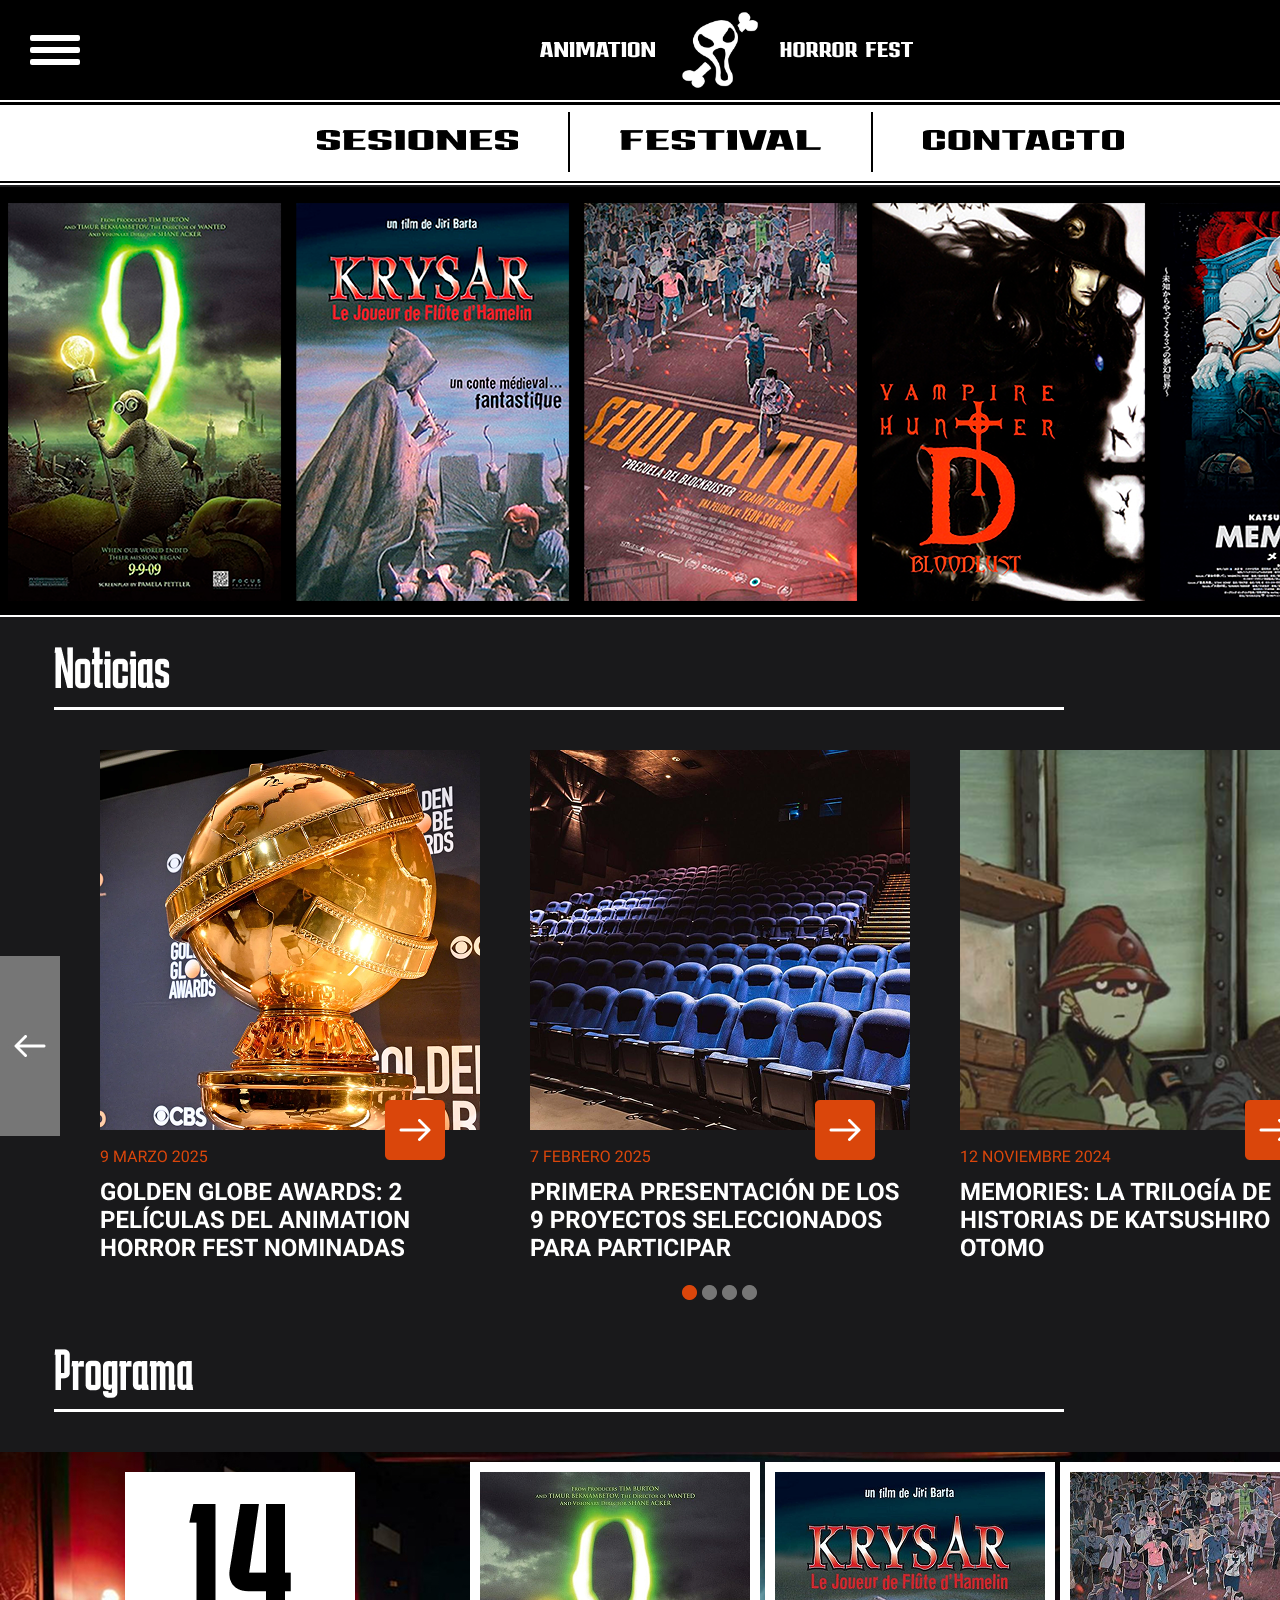
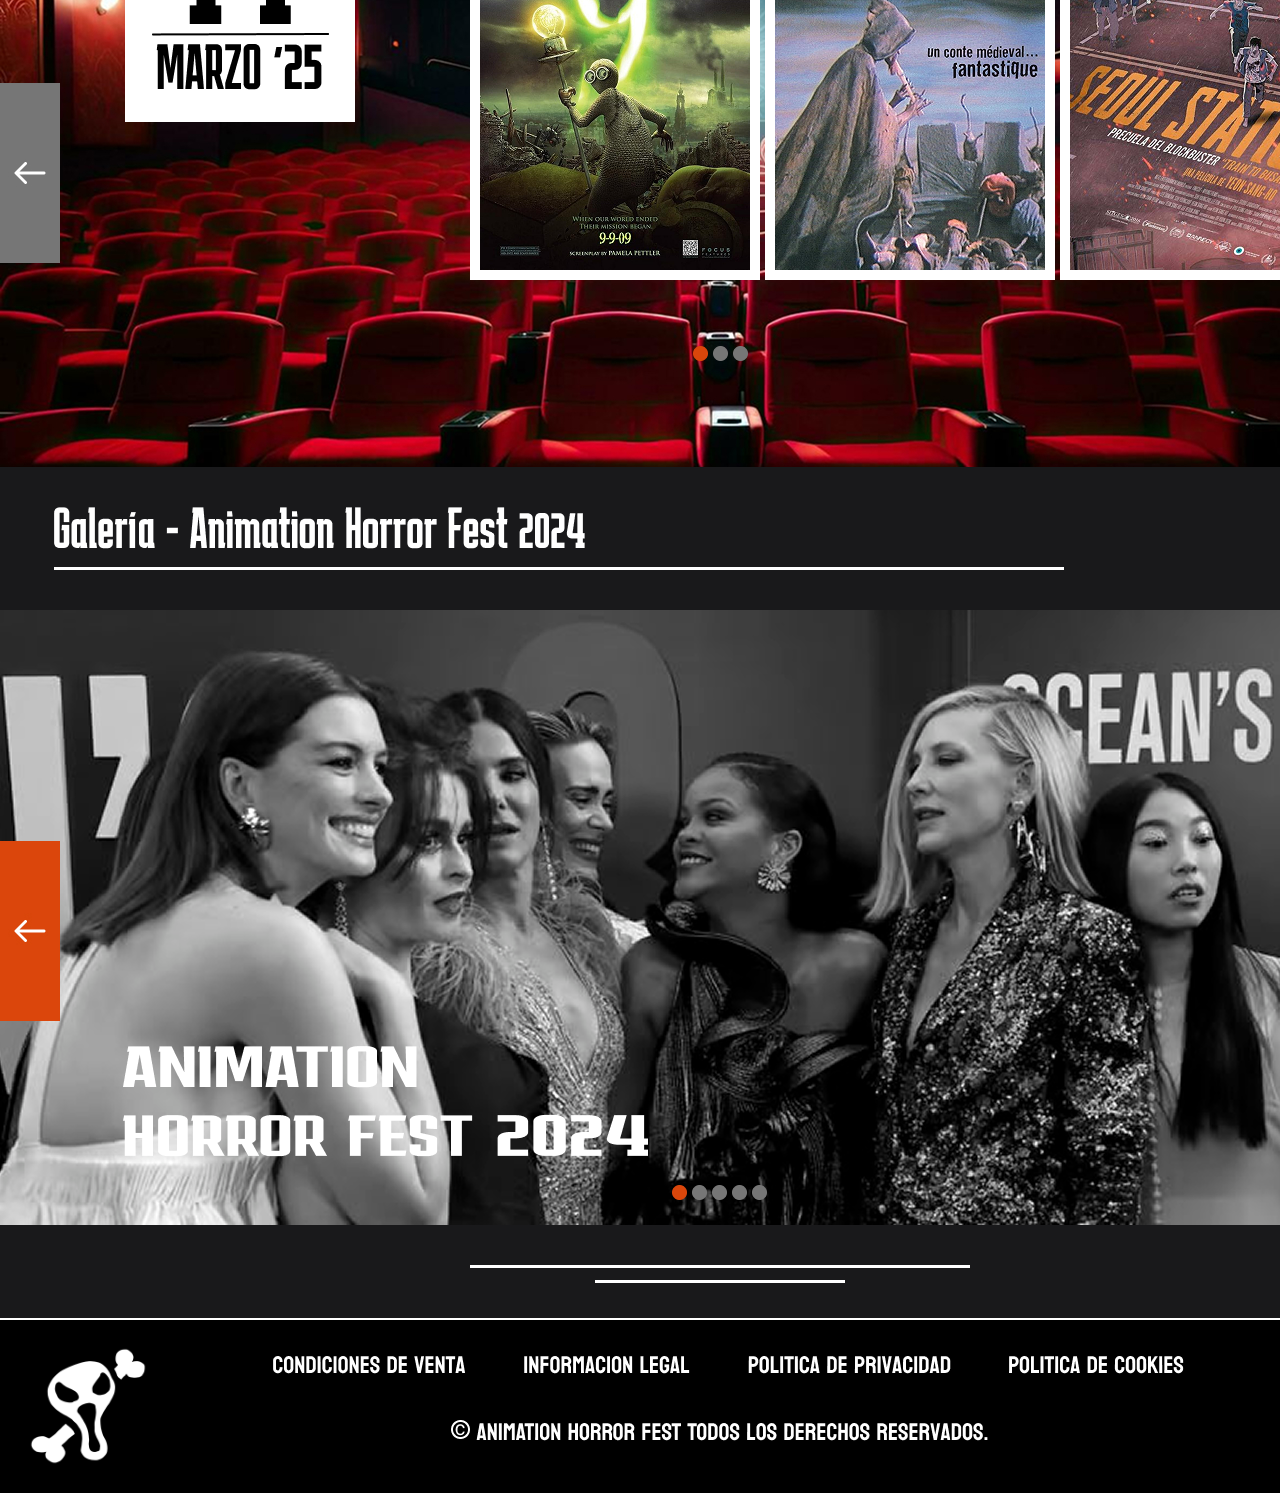
<file: index.html>
<!DOCTYPE html>
<html lang="es">
<head>
    <meta charset="UTF-8">
    <meta http-equiv="X-UA-Compatible" content="IE=edge">
    <meta name="viewport" content="width=device-width, initial-scale=1.0">
    <link rel="stylesheet" href="assets/styleindex.css">
    <title>INICIO</title>
    <link rel="icon" type="image/x-icon" href="assets/img/calavera_fondo.png">
</head>
<body>
    <div class="header">
        <a href="index.html">
            <img class="logo-header" src="assets/img/calavera_vacia.png">
        </a>
        <img class="animation" src="assets/img/animation.svg"> 
        <img class="horror-fest" src="assets/img/horror_fest.svg">
        <nav class="menu-nav">
            <div class="nav">
        <div class="menu">
            <spam class="bar"></spam>
            <spam class="bar"></spam>
            <spam class="bar"></spam>
        </div>
    
        </div>
        </nav>
        <div class="menu-desplegable">
            <ul class="nav-link">
                <li class="link1">
                    <a href="index.html">
                        <input class="boton-menu-inicio" type="submit" value="Inicio">
                    </a>
                </li>
                <li class="link2">
                    <a href="sesiones.html">
                        <input class="boton-menu-sesiones" type="submit" value="Sesiones">
                    </a>
                </li>
                <li class="link3">
                    <a href="festival.html">
                        <input class="boton-menu-festival" type="submit" value="Festival">
                    </a>
                </li>
                <li class="link4">
                    <a href="contacto.html">
                        <input class="boton-menu-contacto" type="submit" value="Contacto">
                    </a>
                </li>
            </ul>
        </div>
        <img class="linea-divisoria-1-white" src="assets/img/linea_divisoria_2px_white.png">
    </div>
    <div class="barra-menu">
        <a href="festival.html">
            <img class="festival-menu" src="assets/img/festival.png">
        </a>
        <a href="sesiones.html">
            <img class="sesiones-menu" src="assets/img/sesiones.png">
        </a>
        <a href="contacto.html">
            <img class="contacto-menu" src="assets/img/contacto.png">
        </a>
        <img class="linea-divisoria-3-white" src="assets/img/linea_divisoria_2px_white.png">
        <img class="linea-divisoria-1-black" src="assets/img/linea_divisoria_2px_black.jpg">
        <img class="linea-divisoria-2-black" src="assets/img/linea_divisoria_2px_black.jpg">
        <img class="linea-divisoria-vert-menu-1" src="assets/img/linea_divisoria_vert_menu.jpg">
        <img class="linea-divisoria-vert-menu-2" src="assets/img/linea_divisoria_vert_menu.jpg">
    </div>
    <div class="carrusel-peliculas">
        <div class="carrusel-peliculas-anim posicion"></div>
        <img class="linea-divisoria-4-white" src="assets/img/linea_divisoria_2px_white.png">
    </div>
    <div class="noticias">
        <div class="noticias-general">
            <div class="noticias-lineas-texto">
                <img class="noticias-letras" src="assets/img/noticias_letras.png">
                <img class="linea-divisoria-corta-inicio" src="assets/img/linea_divisoria_corta_inicio.jpg">
            </div>
            <div class="noticias-imagenes">
                <img class="controlnoticias prevnoticias" src="assets/img/boton_noticias_izquierda.jpg">
                <div class="noticias-slider">
                    <img src="assets/img/imagen_noticias1.png">
                    <img src="assets/img/imagen_noticias2.png">
                    <img src="assets/img/imagen_noticias3.png">
                    <img src="assets/img/imagen_noticias4.png">
                </div>
                <img class="controlnoticias nextnoticias" src="assets/img/boton_noticias_derecha.jpg">
            </div>
        </div>
            
    </div>
    <div class="programa">
        <div class="programa-general">
            <div class="programa-lineas-texto">
                <img class="programa-letras" src="assets/img/programa_letras.png">
                <img class="linea-divisoria-corta-inicio" src="assets/img/linea_divisoria_corta_inicio.jpg">
                <img class="imagen-cine-fondo" src="assets/img/imagen_cine.jpg">
            </div>
            <div class="programa-imagenes">
                <img class="controlprograma prevprograma" src="assets/img/boton_programa_izquierda.jpg">
                <div class="programa-slider">
                    <img src="assets/img/imagen_dia14.png">
                    <img src="assets/img/imagen_dia15.png">
                    <img src="assets/img/imagen_dia16.png">
                </div>
                <img class="controlprograma nextprograma" src="assets/img/boton_programa_derecha.jpg">
            </div>
        </div>
    </div>
    <div class="galeria">
        <div class="galeria-general">
            <div class="galeria-lineas-texto">
                <img class="galeria-letras" src="assets/img/galeria_letras.png">
                <img class="linea-divisoria-corta-inicio" src="assets/img/linea_divisoria_corta_inicio.jpg">
                <img class="linea-final-pagina-1" src="assets/img/linea_final_pagina_1.jpg">
                <img class="linea-final-pagina-2" src="assets/img/linea_final_pagina_2.jpg">
            </div>
            <div class="galeria-imagenes">
                <img class="controlgaleria prevgaleria" src="assets/img/boton_galeria_izquierda.jpg">
                <div class="galeria-slider">
                    <img src="assets/img/galeria_imagen_1.png">
                    <img src="assets/img/galeria_imagen_2.png">
                    <img src="assets/img/galeria_imagen_3.png">
                    <img src="assets/img/galeria_imagen_4.png">
                    <img src="assets/img/galeria_imagen_5.png">
                </div>
                <img class="controlgaleria nextgaleria" src="assets/img/boton_galeria_derecha.jpg">
            </div>
        </div>
    </div>
    <div class="footer">
        <div class="footer-texto">
            <img class="texto-legal" src="assets/img/texto_legal.png">
            <img class="linea-divisoria-2-white" src="assets/img/linea_divisoria_2px_white.png">
        </div>
        <div class="footer-logo">
            <a href="index.html">
                <img class="logo-footer" src="assets/img/calavera_vacia.png">
            </a>
        </div>
    </div>
    <script src="assets/js/scriptindex.js"></script>
</body>
</html>
</file>
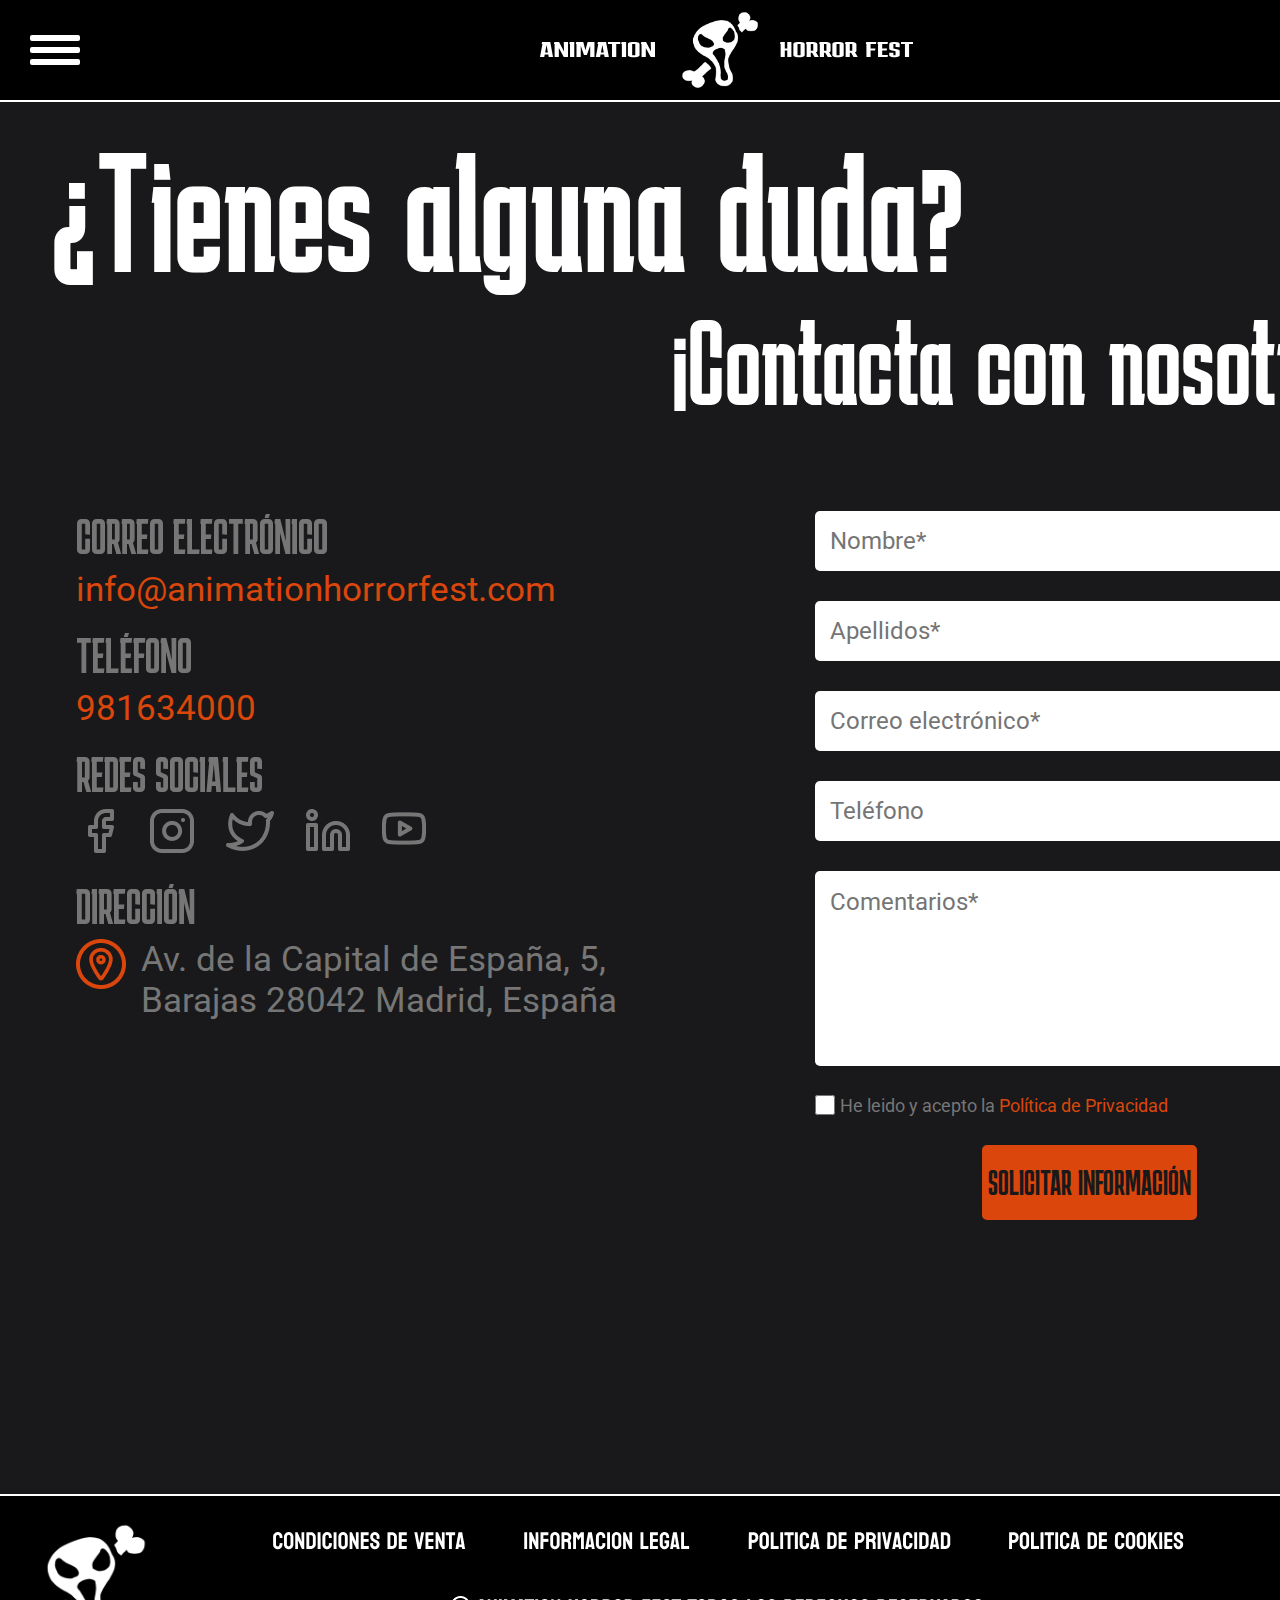
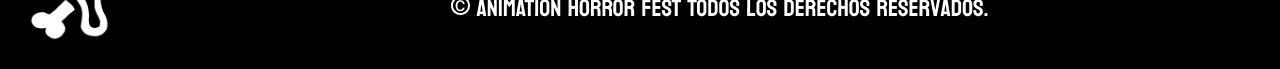
<file: contacto.html>
<!DOCTYPE html>
<html lang="es">
<head>
    <meta charset="UTF-8">
    <meta http-equiv="X-UA-Compatible" content="IE=edge">
    <meta name="viewport" content="width=device-width, initial-scale=1.0">
    <link rel="stylesheet" href="assets/stylecontacto.css">
    <title>CONTACTO</title>
    <link rel="icon" type="image/x-icon" href="assets/img/calavera_fondo.png">
</head>
<body>
    <div class="header">
        <a href="index.html">
            <img class="logo-header" src="assets/img/calavera_vacia.png">
        </a>
        <img class="animation" src="assets/img/animation.svg"> 
        <img class="horror-fest" src="assets/img/horror_fest.svg">
        <nav class="menu-nav">
            <div class="nav">
        <div class="menu">
            <spam class="bar"></spam>
            <spam class="bar"></spam>
            <spam class="bar"></spam>
        </div>
    
        </div>
        </nav>
        <div class="menu-desplegable">
            <ul class="nav-link">
                <li class="link1">
                    <a href="index.html">
                        <input class="boton-menu-inicio" type="submit" value="Inicio">
                    </a>
                </li>
                <li class="link2">
                    <a href="sesiones.html">
                        <input class="boton-menu-sesiones" type="submit" value="Sesiones">
                    </a>
                </li>
                <li class="link3">
                    <a href="festival.html">
                        <input class="boton-menu-festival" type="submit" value="Festival">
                    </a>
                </li>
                <li class="link4">
                    <a href="contacto.html">
                        <input class="boton-menu-contacto" type="submit" value="Contacto">
                    </a>
                </li>
            </ul>
        </div>
        <img class="linea-divisoria-1-white" src="assets/img/linea_divisoria_2px_white.png">
    </div>
    <div class="dudas">
        <h1>¿Tienes alguna duda?</h1>
        <h2>¡Contacta con nosotros!</h2>
    </div>
    <div class="contacto">
        <div class="informacion-contacto">
            <div class="correo-electronico">
                <h1>CORREO ELECTRÓNICO</h1>
                <h2>info@animationhorrorfest.com</h2>
            </div>
            <div class="telefono">
                <h1>TELÉFONO</h1>
                <h2>981634000</h2>
            </div>
            <div class="redes-sociales">
                <h1>REDES SOCIALES</h1>
                <img class="facebook" src="assets/img/facebook.png">
                <img class="instagram" src="assets/img/instagram.png">
                <img class="twitter" src="assets/img/twitter.png">
                <img class="linkedin" src="assets/img/linkedin.png">
                <img class="youtube" src="assets/img/youtube.png">
            </div>
            <div class="direccion">
                <h1>DIRECCIÓN</h1>
                <h2>Av. de la Capital de España, 5, Barajas 28042 Madrid, España</h2>
                <img class="indicador-direccion" src="assets/img/indicador_direccion.png">
                <iframe class="mapa" src="https://www.google.com/maps/embed?pb=!1m18!1m12!1m3!1d3035.5909999165697!2d-3.619447822728467!3d40.46218855286935!2m3!1f0!2f0!3f0!3m2!1i1024!2i768!4f13.1!3m3!1m2!1s0xd422e56b29606eb%3A0x3de2e5b9e3bb7833!2sPalacio%20Municipal%20de%20Congresos%20de%20Madrid%2C%20Av.%20de%20la%20Capital%20de%20Espa%C3%B1a%2C%205%2C%20Barajas%2C%2028042%20Madrid!5e0!3m2!1ses!2ses!4v1741865553100!5m2!1ses!2ses" width="550" height="340" style="border:0;" allowfullscreen="" loading="lazy" referrerpolicy="no-referrer-when-downgrade"></iframe>
            </div>
        </div>
        <div class="solicitar-informacion">
            <input class="campo-nombre" type="text" name="nombre" id="nombre" placeholder="Nombre*">
            <input class="campo-apellidos" type="text" name="apellidos" id="apellidos" placeholder="Apellidos*">
            <input class="campo-correo-electronico" type="text" name="correo-electronico" id="correo-electronico" placeholder="Correo electrónico*">
            <input class="campo-telefono" type="text" name="telefono" id="telefono" placeholder="Teléfono">
            <textarea class="campo-comentarios" name="comentarios" rows="10" cols="40" placeholder="Comentarios*"></textarea>
            <input class="checkbox" type="checkbox" id="checkbox" value="checkbox">
            <p><span style="color: #767676;">He leido y acepto la </span> <spam style="color: #da460b;">Política de Privacidad</spam></p>
            <input class="boton-solicitar-informacion" type="submit" value="SOLICITAR INFORMACIÓN">
        </div>
        
    </div>
    <div class="footer">
        <div class="footer-texto">
            <img class="texto-legal" src="assets/img/texto_legal.png">
            <img class="linea-divisoria-2-white" src="assets/img/linea_divisoria_2px_white.png">
        </div>
        <div class="footer-logo">
            <a href="index.html">
                <img class="logo-footer" src="assets/img/calavera_vacia.png">
            </a>
        </div>
    </div>
    <script src="assets/js/scriptcontacto.js"></script>
</body>
</html>
</file>
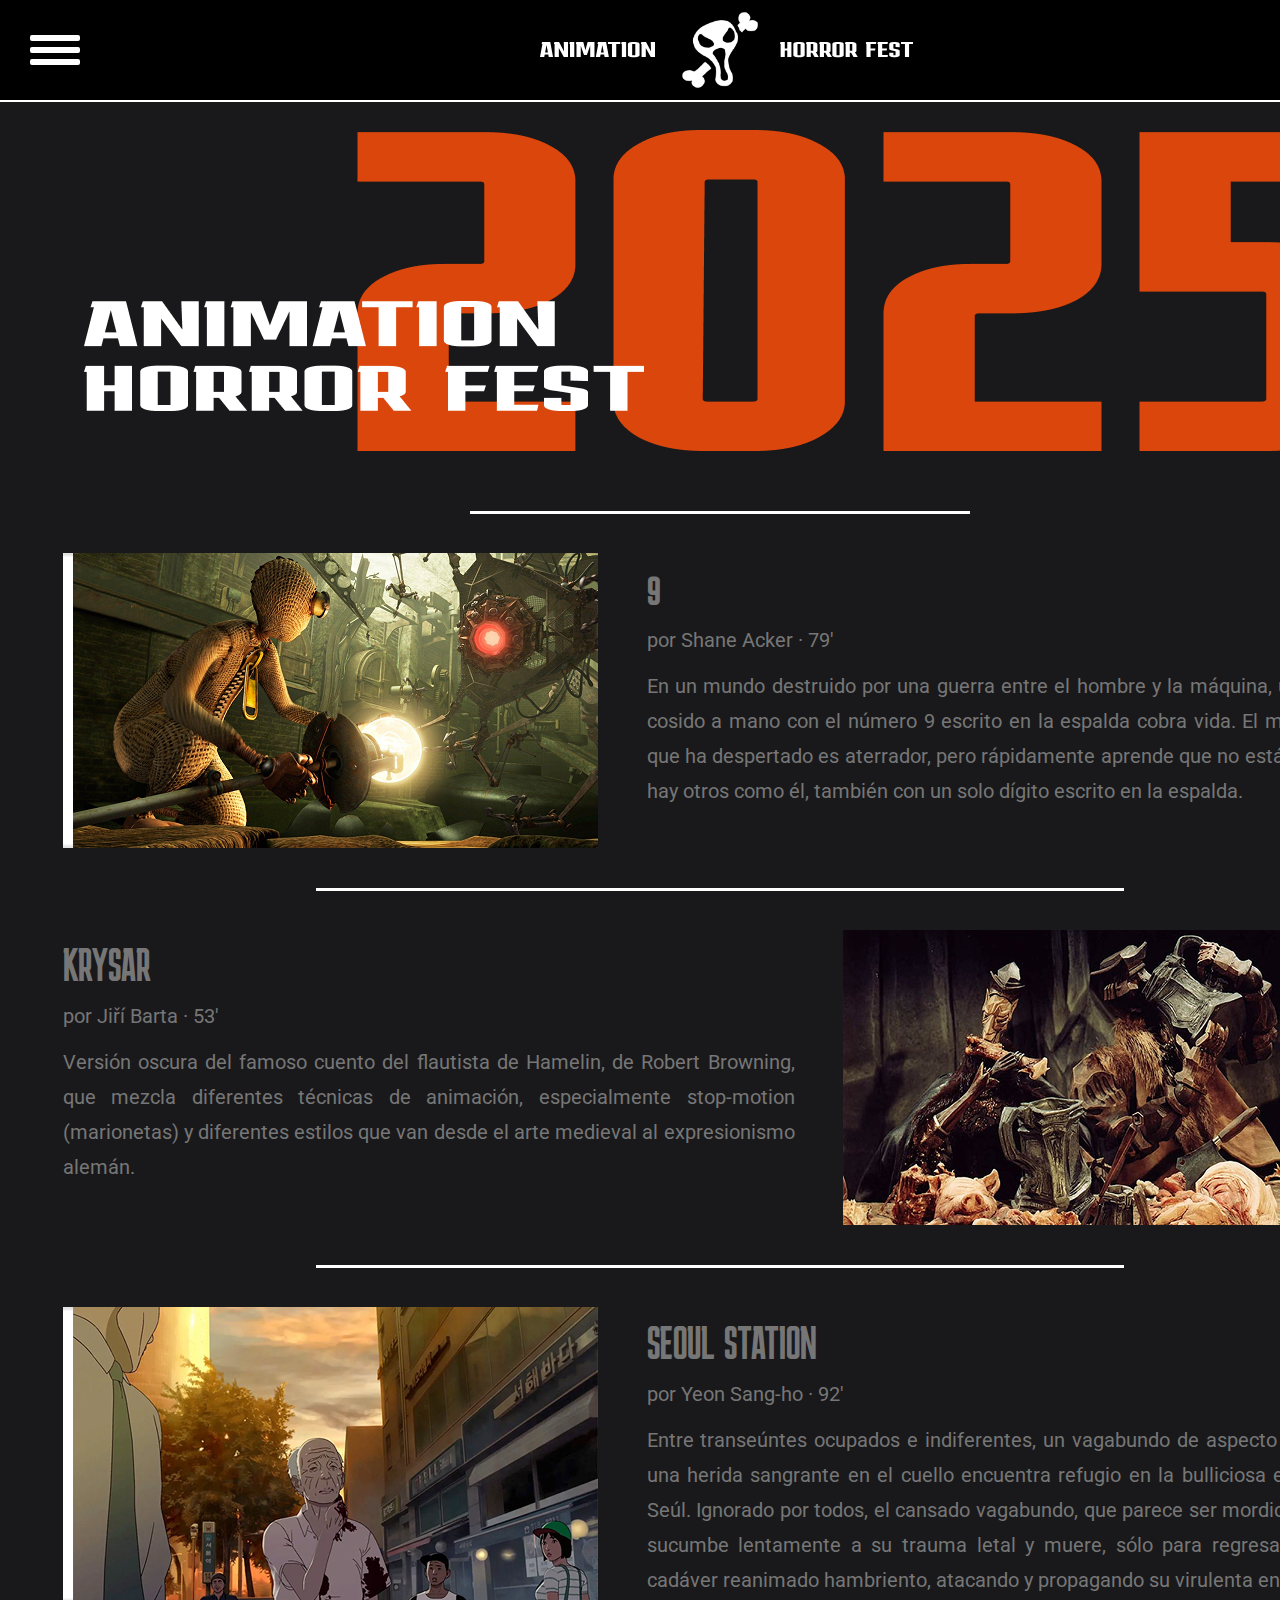
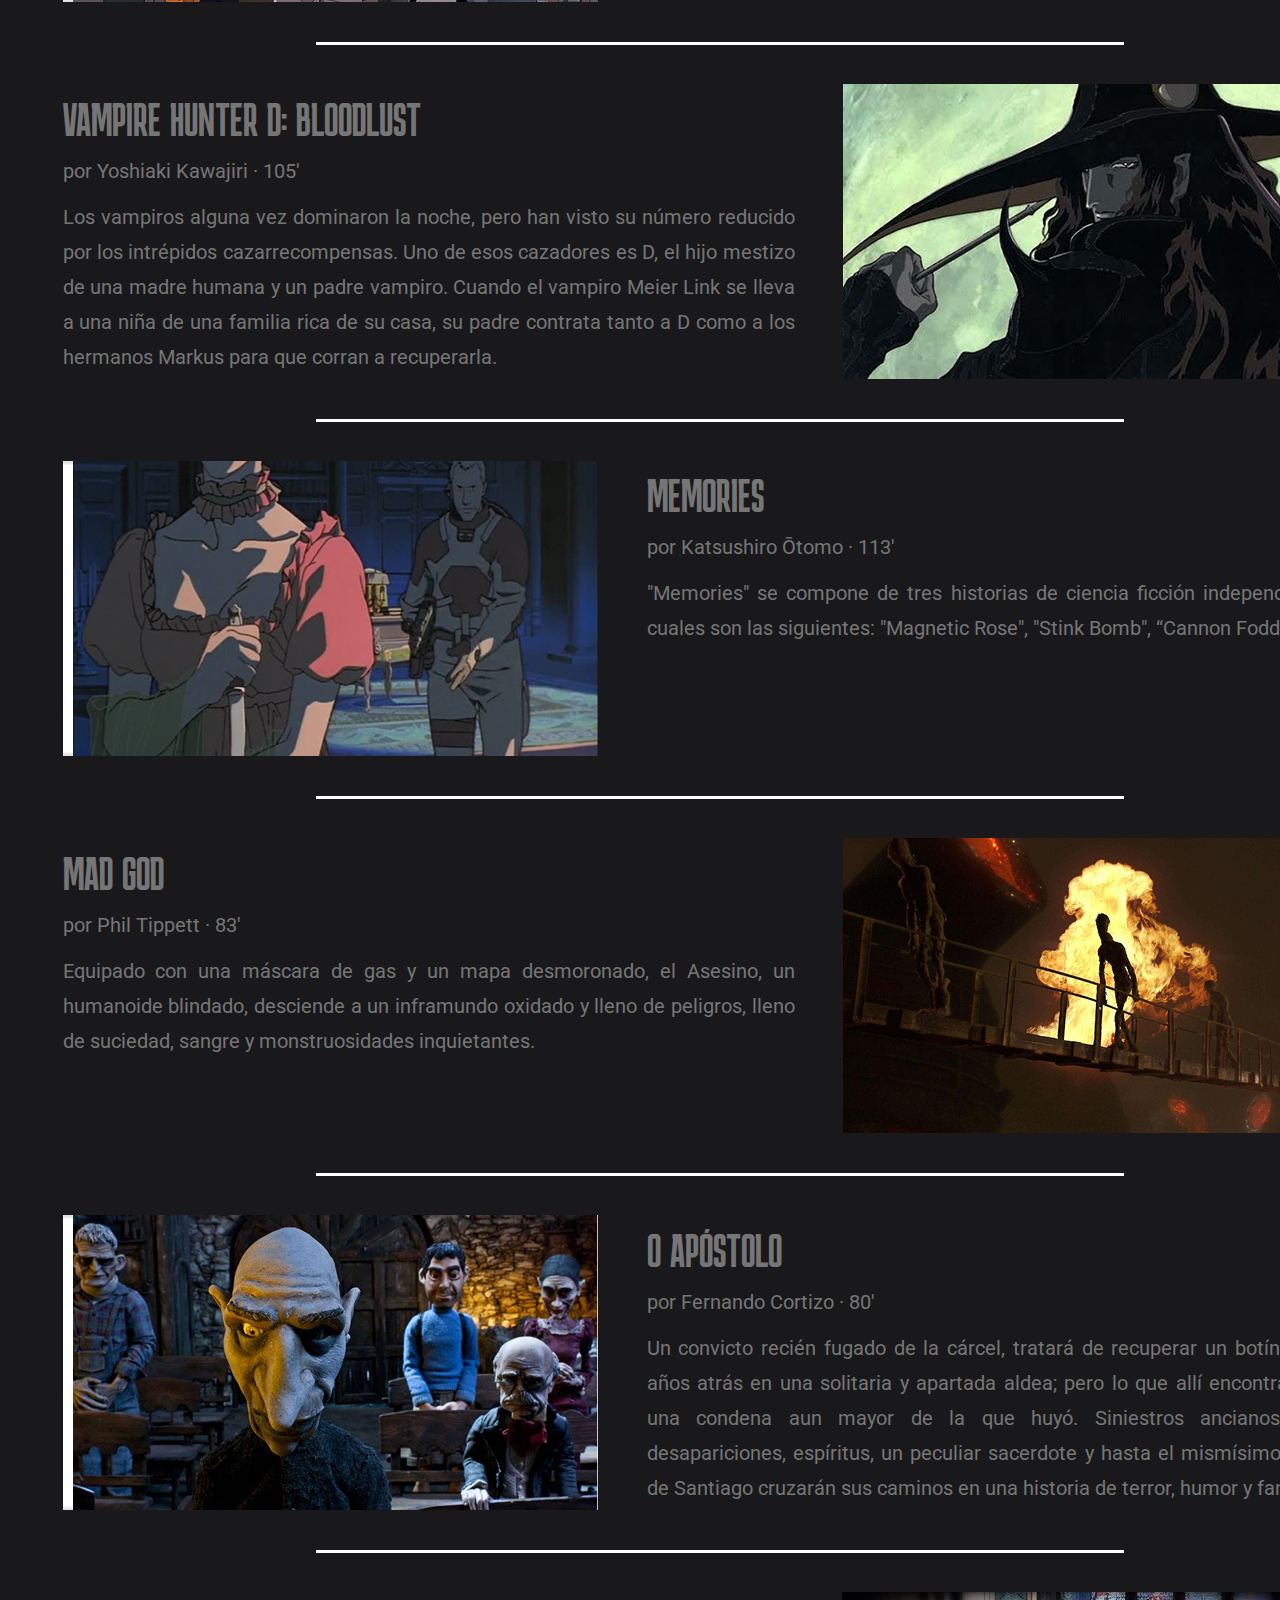
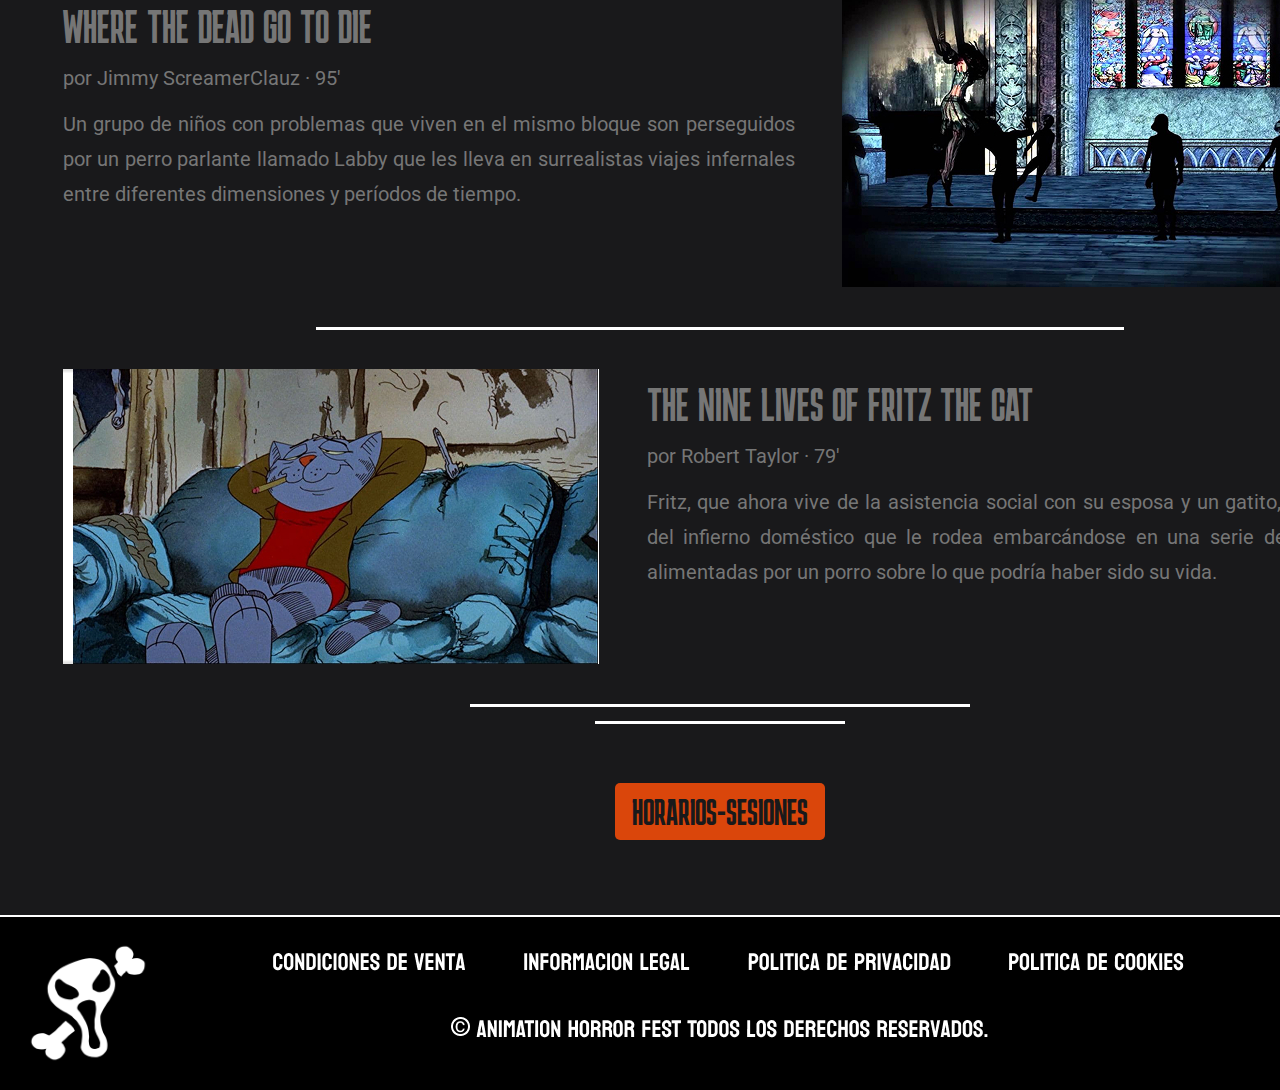
<file: festival.html>
<!DOCTYPE html>
<html lang="es">
<head>
    <meta charset="UTF-8">
    <meta http-equiv="X-UA-Compatible" content="IE=edge">
    <meta name="viewport" content="width=device-width, initial-scale=1.0">
    <link rel="stylesheet" href="assets/stylefestival.css">
    <title>FESTIVAL</title>
    <link rel="icon" type="image/x-icon" href="assets/img/calavera_fondo.png">
</head>
<body>
    <div class="header">
        <a href="index.html">
            <img class="logo-header" src="assets/img/calavera_vacia.png">
        </a>
        <img class="animation" src="assets/img/animation.svg"> 
        <img class="horror-fest" src="assets/img/horror_fest.svg">
        <nav class="menu-nav">
            <div class="nav">
        <div class="menu">
            <spam class="bar"></spam>
            <spam class="bar"></spam>
            <spam class="bar"></spam>
        </div>
    
        </div>
        </nav>
        <div class="menu-desplegable">
            <ul class="nav-link">
                <li class="link1">
                    <a href="index.html">
                        <input class="boton-menu-inicio" type="submit" value="Inicio">
                    </a>
                </li>
                <li class="link2">
                    <a href="sesiones.html">
                        <input class="boton-menu-sesiones" type="submit" value="Sesiones">
                    </a>
                </li>
                <li class="link3">
                    <a href="festival.html">
                        <input class="boton-menu-festival" type="submit" value="Festival">
                    </a>
                </li>
                <li class="link4">
                    <a href="contacto.html">
                        <input class="boton-menu-contacto" type="submit" value="Contacto">
                    </a>
                </li>
            </ul>
        </div>
        <img class="linea-divisoria-1-white" src="assets/img/linea_divisoria_2px_white.png">
    </div>
    <div class="ahf">
        <img class="ahf-2025" src="assets/img/ahf_2025.png">
    </div>
    <div class="hero">
        <div class="lineas-divisorias">
            <img class="primera-linea" src="assets/img/linea_divisoria_principio.jpg">
            <img class="linea-divisoria1" src="assets/img/linea_divisoria_peliculas.jpg">
            <img class="linea-divisoria2" src="assets/img/linea_divisoria_peliculas.jpg">
            <img class="linea-divisoria3" src="assets/img/linea_divisoria_peliculas.jpg">
            <img class="linea-divisoria4" src="assets/img/linea_divisoria_peliculas.jpg">
            <img class="linea-divisoria5" src="assets/img/linea_divisoria_peliculas.jpg">
            <img class="linea-divisoria6" src="assets/img/linea_divisoria_peliculas.jpg">
            <img class="linea-divisoria7" src="assets/img/linea_divisoria_peliculas.jpg">
            <img class="linea-divisoria8" src="assets/img/linea_divisoria_peliculas.jpg">
            <img class="linea-final1" src="assets/img/linea_final_pagina_1.jpg">
            <img class="linea-final2" src="assets/img/linea_final_pagina_2.jpg">
        </div>
        <div class="lineas-verticales">
            <img class="linea-vertical1" src="assets/img/linea_divisoria_vertical_peliculas.png">
            <img class="linea-vertical2" src="assets/img/linea_divisoria_vertical_peliculas.png">
            <img class="linea-vertical3" src="assets/img/linea_divisoria_vertical_peliculas.png">
            <img class="linea-vertical4" src="assets/img/linea_divisoria_vertical_peliculas.png">
            <img class="linea-vertical5" src="assets/img/linea_divisoria_vertical_peliculas.png">
            <img class="linea-vertical6" src="assets/img/linea_divisoria_vertical_peliculas.png">
            <img class="linea-vertical7" src="assets/img/linea_divisoria_vertical_peliculas.png">
            <img class="linea-vertical8" src="assets/img/linea_divisoria_vertical_peliculas.png">
            <img class="linea-vertical9" src="assets/img/linea_divisoria_vertical_peliculas.png">
        </div>
        <div class="imagen-peliculas">
            <img class="festival-pelicula1" src="assets/img/pelicula_9.jpg">
            <img class="festival-pelicula2" src="assets/img/pelicula_krysar.jpg">
            <img class="festival-pelicula3" src="assets/img/pelicula_seoulstation.jpg">
            <img class="festival-pelicula4" src="assets/img/pelicula_vampirehunterdbloodlust.jpg">
            <img class="festival-pelicula5" src="assets/img/pelicula_memories.jpg">
            <img class="festival-pelicula6" src="assets/img/pelicula_madgod.jpg">
            <img class="festival-pelicula7" src="assets/img/pelicula_oapostolo.jpg">
            <img class="festival-pelicula8" src="assets/img/pelicula_wherethedeadgotodie.jpg">
            <img class="festival-pelicula9" src="assets/img/pelicula_theninelivesoffritzthecat.jpg">
        </div>
        <div class="peliculas-texto">
            <div class="peliculas-texto-derecha">
                <div class="pelicula1">
                    <h1>9</h1>
                    <h2>por Shane Acker · 79'</h2>
                    <h3>En un mundo destruido por una guerra entre el hombre y la máquina, un muñeco cosido a mano con el número 9 escrito en la espalda cobra vida. El mundo en el que ha despertado es aterrador, pero rápidamente aprende que no está solo y que hay otros como él, también con un solo dígito escrito en la espalda.</h3>
                </div>
                <div class="pelicula3">
                    <h1>SEOUL STATION</h1>
                    <h2>por Yeon Sang-ho · 92'</h2>
                    <h3>Entre transeúntes ocupados e indiferentes, un vagabundo de aspecto rudo y con una herida sangrante en el cuello encuentra refugio en la bulliciosa estación de Seúl. Ignorado por todos, el cansado vagabundo, que parece ser mordido por algo, sucumbe lentamente a su trauma letal y muere, sólo para regresar como un cadáver reanimado hambriento, atacando y propagando su virulenta enfermedad.</h3>
                </div>
                <div class="pelicula5">
                    <h1>MEMORIES</h1>
                    <h2>por Katsushiro Ōtomo · 113'</h2>
                    <h3>"Memories" se compone de tres historias de ciencia ficción independientes, las cuales son las siguientes: "Magnetic Rose", "Stink Bomb", “Cannon Fodder.</h3>
                </div>
                <div class="pelicula7">
                    <h1>O APÓSTOLO</h1>
                    <h2>por Fernando Cortizo · 80'</h2>
                    <h3>Un convicto recién fugado de la cárcel, tratará de recuperar un botín escondido años atrás en una solitaria y apartada aldea; pero lo que allí encontrará supone una condena aun mayor de la que huyó. Siniestros ancianos, extrañas desapariciones, espíritus, un peculiar sacerdote y hasta el mismísimo arcipreste de Santiago cruzarán sus caminos en una historia de terror, humor y fantasía.</h3>
                </div>
                <div class="pelicula9">
                    <h1>THE NINE LIVES OF FRITZ THE CAT</h1>
                    <h2>por Robert Taylor · 79'</h2>
                    <h3>Fritz, que ahora vive de la asistencia social con su esposa y un gatito, se refugia del infierno doméstico que le rodea embarcándose en una serie de fantasías alimentadas por un porro sobre lo que podría haber sido su vida.</h3>
                </div>
            </div>
            <div class="peliculas-texto-izquierda">
                <div class="pelicula2">
                    <h1>KRYSAR</h1>
                    <h2>por Jiří Barta · 53'</h2>
                    <h3>Versión oscura del famoso cuento del flautista de Hamelin, de Robert Browning, que mezcla diferentes técnicas de animación, especialmente stop-motion (marionetas) y diferentes estilos que van desde el arte medieval al expresionismo alemán.</h3>
                </div>
                <div class="pelicula4">
                    <h1>VAMPIRE HUNTER D: BLOODLUST</h1>
                    <h2>por Yoshiaki Kawajiri · 105'</h2>
                    <h3>Los vampiros alguna vez dominaron la noche, pero han visto su número reducido por los intrépidos cazarrecompensas. Uno de esos cazadores es D, el hijo mestizo de una madre humana y un padre vampiro. Cuando el vampiro Meier Link se lleva a una niña de una familia rica de su casa, su padre contrata tanto a D como a los hermanos Markus para que corran a recuperarla.</h3>
                </div>
                <div class="pelicula6">
                    <h1>MAD GOD</h1>
                    <h2>por Phil Tippett · 83'</h2>
                    <h3>Equipado con una máscara de gas y un mapa desmoronado, el Asesino, un humanoide blindado, desciende a un inframundo oxidado y lleno de peligros, lleno de suciedad, sangre y monstruosidades inquietantes.</h3>
                </div>
                <div class="pelicula8">
                    <h1>WHERE THE DEAD GO TO DIE</h1>
                    <h2>por Jimmy ScreamerClauz · 95'</h2>
                    <h3>Un grupo de niños con problemas que viven en el mismo bloque son perseguidos por un perro parlante llamado Labby que les lleva en surrealistas viajes infernales entre diferentes dimensiones y períodos de tiempo.</h3>
                </div>
            </div>
        </div>
        <a href="sesiones.html">
            <input class="boton-horarios-sesiones" type="submit" value="HORARIOS-SESIONES">
        </a>
        </div>
    </div>
    <div class="footer">
        <div class="footer-texto">
            <img class="texto-legal" src="assets/img/texto_legal.png">
            <img class="linea-divisoria-2-white" src="assets/img/linea_divisoria_2px_white.png">
        </div>
        <div class="footer-logo">
            <a href="index.html">
                <img class="logo-footer" src="assets/img/calavera_vacia.png">
            </a>
        </div>
    </div>
    <script src="assets/js/scriptfestival.js"></script>
</body>
</html>
</file>
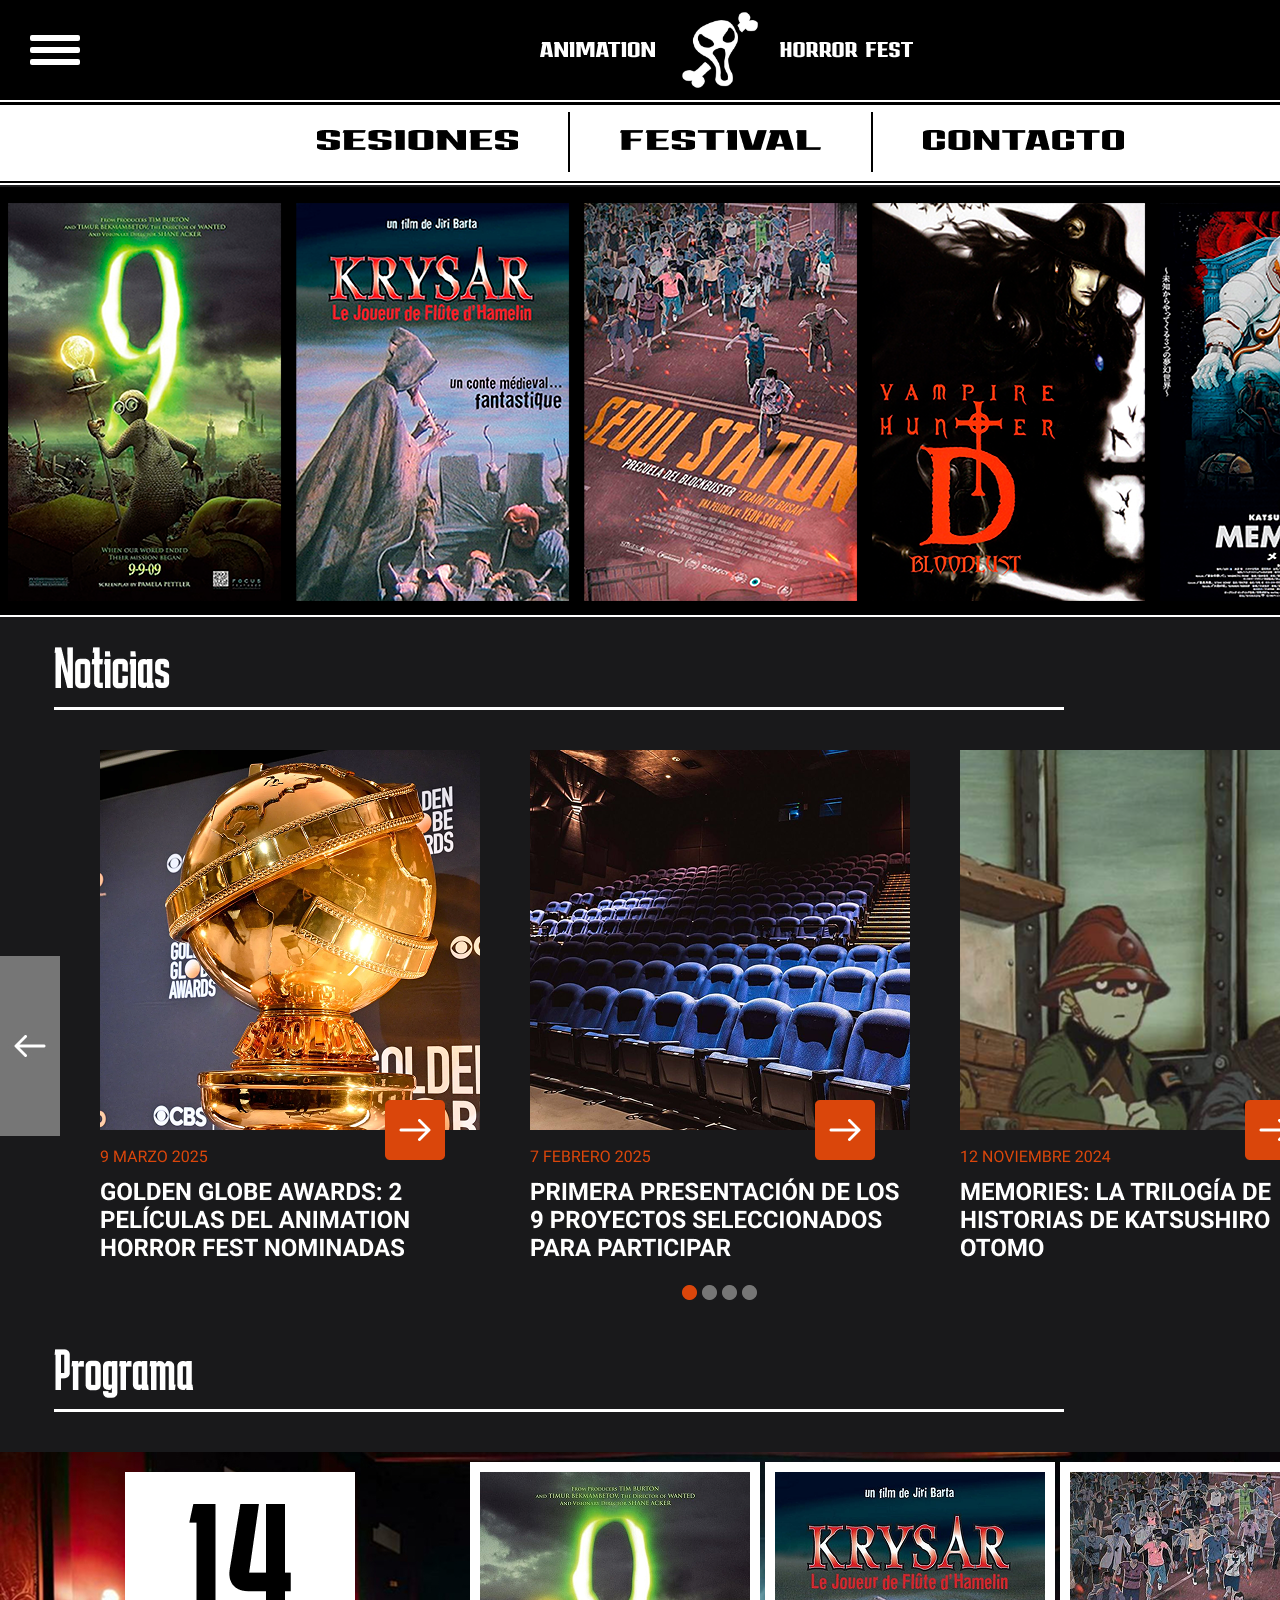
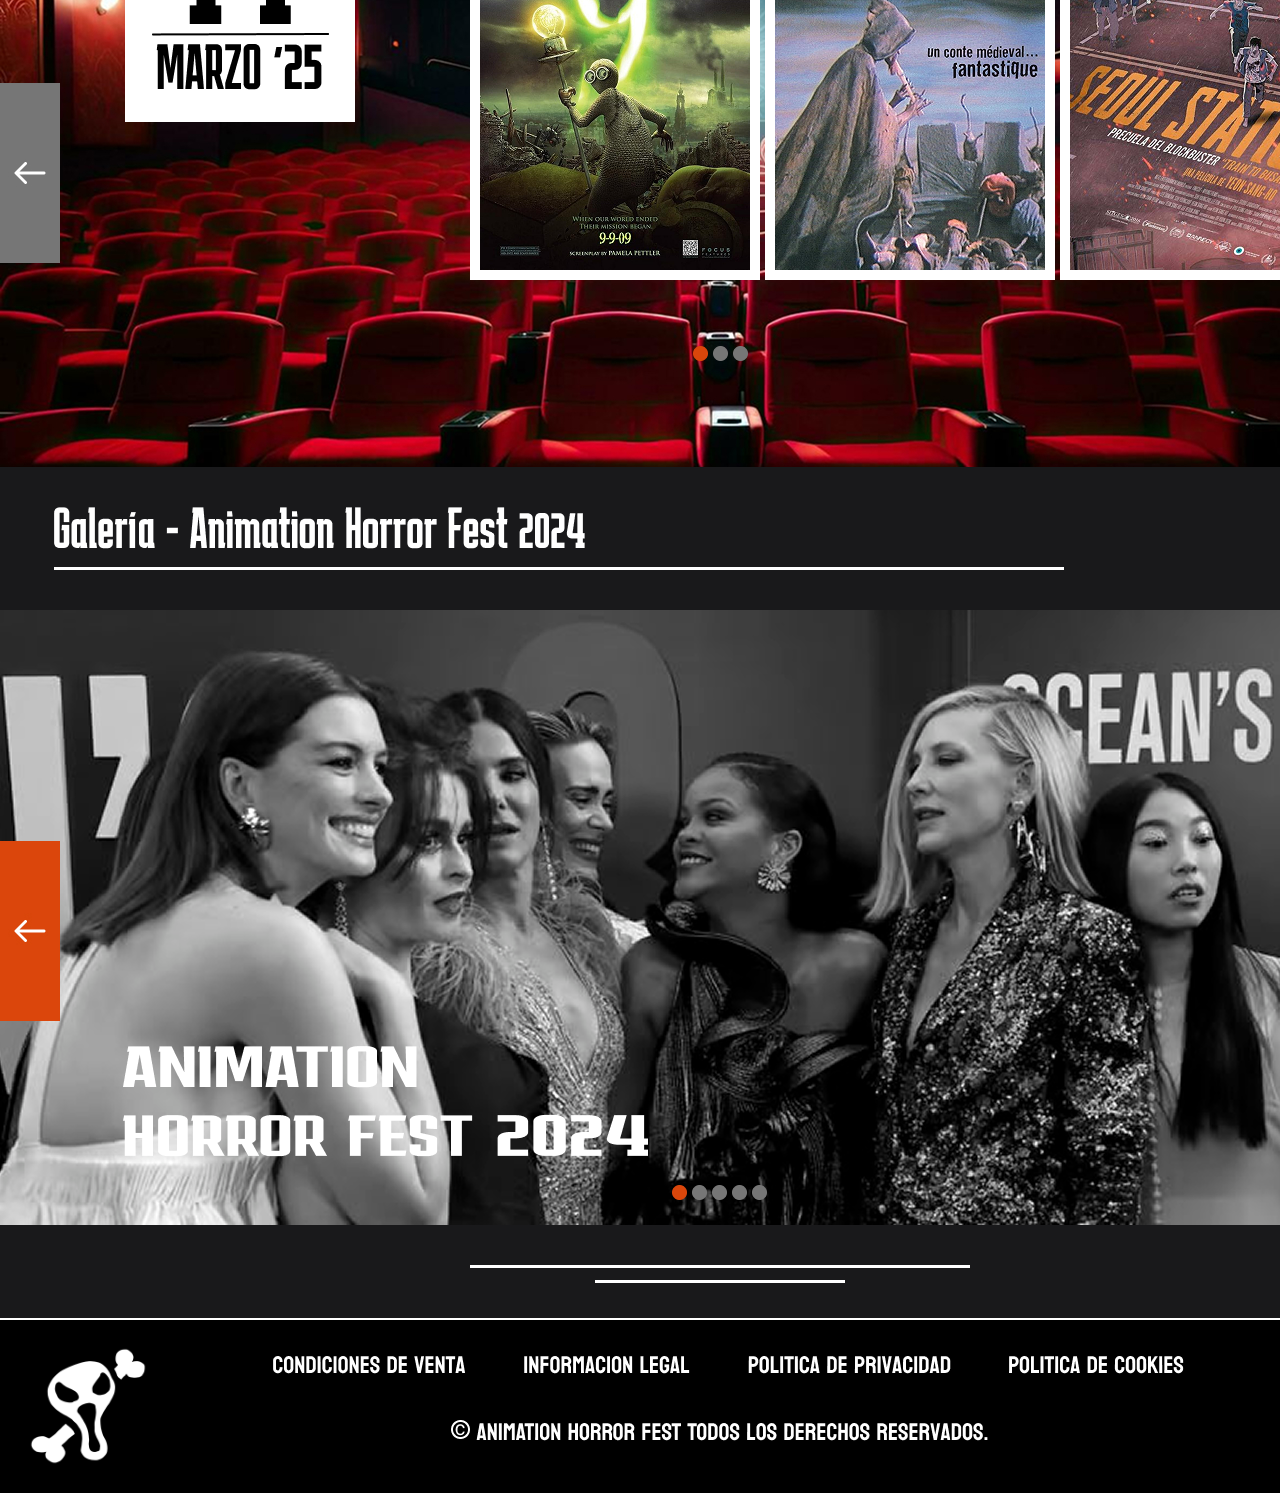
<file: inicio.html>
<!DOCTYPE html>
<html lang="es">
<head>
    <meta charset="UTF-8">
    <meta http-equiv="X-UA-Compatible" content="IE=edge">
    <meta name="viewport" content="width=device-width, initial-scale=1.0">
    <link rel="stylesheet" href="assets/styleinicio.css">
    <title>INICIO</title>
    <link rel="icon" type="image/x-icon" href="assets/img/calavera_fondo.png">
</head>
<body>
    <div class="header">
        <a href="inicio.html">
            <img class="logo-header" src="assets/img/calavera_vacia.png">
        </a>
        <img class="animation" src="assets/img/animation.svg"> 
        <img class="horror-fest" src="assets/img/horror_fest.svg">
        <nav class="menu-nav">
            <div class="nav">
        <div class="menu">
            <spam class="bar"></spam>
            <spam class="bar"></spam>
            <spam class="bar"></spam>
        </div>
    
        </div>
        </nav>
        <div class="menu-desplegable">
            <ul class="nav-link">
                <li class="link1">
                    <a href="inicio.html">
                        <input class="boton-menu-inicio" type="submit" value="Inicio">
                    </a>
                </li>
                <li class="link2">
                    <a href="sesiones.html">
                        <input class="boton-menu-sesiones" type="submit" value="Sesiones">
                    </a>
                </li>
                <li class="link3">
                    <a href="festival.html">
                        <input class="boton-menu-festival" type="submit" value="Festival">
                    </a>
                </li>
                <li class="link4">
                    <a href="contacto.html">
                        <input class="boton-menu-contacto" type="submit" value="Contacto">
                    </a>
                </li>
            </ul>
        </div>
        <img class="linea-divisoria-1-white" src="assets/img/linea_divisoria_2px_white.png">
    </div>
    <div class="barra-menu">
        <a href="festival.html">
            <img class="festival-menu" src="assets/img/festival.png">
        </a>
        <a href="sesiones.html">
            <img class="sesiones-menu" src="assets/img/sesiones.png">
        </a>
        <a href="contacto.html">
            <img class="contacto-menu" src="assets/img/contacto.png">
        </a>
        <img class="linea-divisoria-3-white" src="assets/img/linea_divisoria_2px_white.png">
        <img class="linea-divisoria-1-black" src="assets/img/linea_divisoria_2px_black.jpg">
        <img class="linea-divisoria-2-black" src="assets/img/linea_divisoria_2px_black.jpg">
        <img class="linea-divisoria-vert-menu-1" src="assets/img/linea_divisoria_vert_menu.jpg">
        <img class="linea-divisoria-vert-menu-2" src="assets/img/linea_divisoria_vert_menu.jpg">
    </div>
    <div class="carrusel-peliculas">
        <div class="carrusel-peliculas-anim posicion"></div>
        <img class="linea-divisoria-4-white" src="assets/img/linea_divisoria_2px_white.png">
    </div>
    <div class="noticias">
        <div class="noticias-general">
            <div class="noticias-lineas-texto">
                <img class="noticias-letras" src="assets/img/noticias_letras.png">
                <img class="linea-divisoria-corta-inicio" src="assets/img/linea_divisoria_corta_inicio.jpg">
            </div>
            <div class="noticias-imagenes">
                <img class="controlnoticias prevnoticias" src="assets/img/boton_noticias_izquierda.jpg">
                <div class="noticias-slider">
                    <img src="assets/img/imagen_noticias1.png">
                    <img src="assets/img/imagen_noticias2.png">
                    <img src="assets/img/imagen_noticias3.png">
                    <img src="assets/img/imagen_noticias4.png">
                </div>
                <img class="controlnoticias nextnoticias" src="assets/img/boton_noticias_derecha.jpg">
            </div>
        </div>
            
    </div>
    <div class="programa">
        <div class="programa-general">
            <div class="programa-lineas-texto">
                <img class="programa-letras" src="assets/img/programa_letras.png">
                <img class="linea-divisoria-corta-inicio" src="assets/img/linea_divisoria_corta_inicio.jpg">
                <img class="imagen-cine-fondo" src="assets/img/imagen_cine.jpg">
            </div>
            <div class="programa-imagenes">
                <img class="controlprograma prevprograma" src="assets/img/boton_programa_izquierda.jpg">
                <div class="programa-slider">
                    <img src="assets/img/imagen_dia14.png">
                    <img src="assets/img/imagen_dia15.png">
                    <img src="assets/img/imagen_dia16.png">
                </div>
                <img class="controlprograma nextprograma" src="assets/img/boton_programa_derecha.jpg">
            </div>
        </div>
    </div>
    <div class="galeria">
        <div class="galeria-general">
            <div class="galeria-lineas-texto">
                <img class="galeria-letras" src="assets/img/galeria_letras.png">
                <img class="linea-divisoria-corta-inicio" src="assets/img/linea_divisoria_corta_inicio.jpg">
                <img class="linea-final-pagina-1" src="assets/img/linea_final_pagina_1.jpg">
                <img class="linea-final-pagina-2" src="assets/img/linea_final_pagina_2.jpg">
            </div>
            <div class="galeria-imagenes">
                <img class="controlgaleria prevgaleria" src="assets/img/boton_galeria_izquierda.jpg">
                <div class="galeria-slider">
                    <img src="assets/img/galeria_imagen_1.png">
                    <img src="assets/img/galeria_imagen_2.png">
                    <img src="assets/img/galeria_imagen_3.png">
                    <img src="assets/img/galeria_imagen_4.png">
                    <img src="assets/img/galeria_imagen_5.png">
                </div>
                <img class="controlgaleria nextgaleria" src="assets/img/boton_galeria_derecha.jpg">
            </div>
        </div>
    </div>
    <div class="footer">
        <div class="footer-texto">
            <img class="texto-legal" src="assets/img/texto_legal.png">
            <img class="linea-divisoria-2-white" src="assets/img/linea_divisoria_2px_white.png">
        </div>
        <div class="footer-logo">
            <a href="inicio.html">
                <img class="logo-footer" src="assets/img/calavera_vacia.png">
            </a>
        </div>
    </div>
    <script src="assets/js/scriptinicio.js"></script>
</body>
</html>
</file>
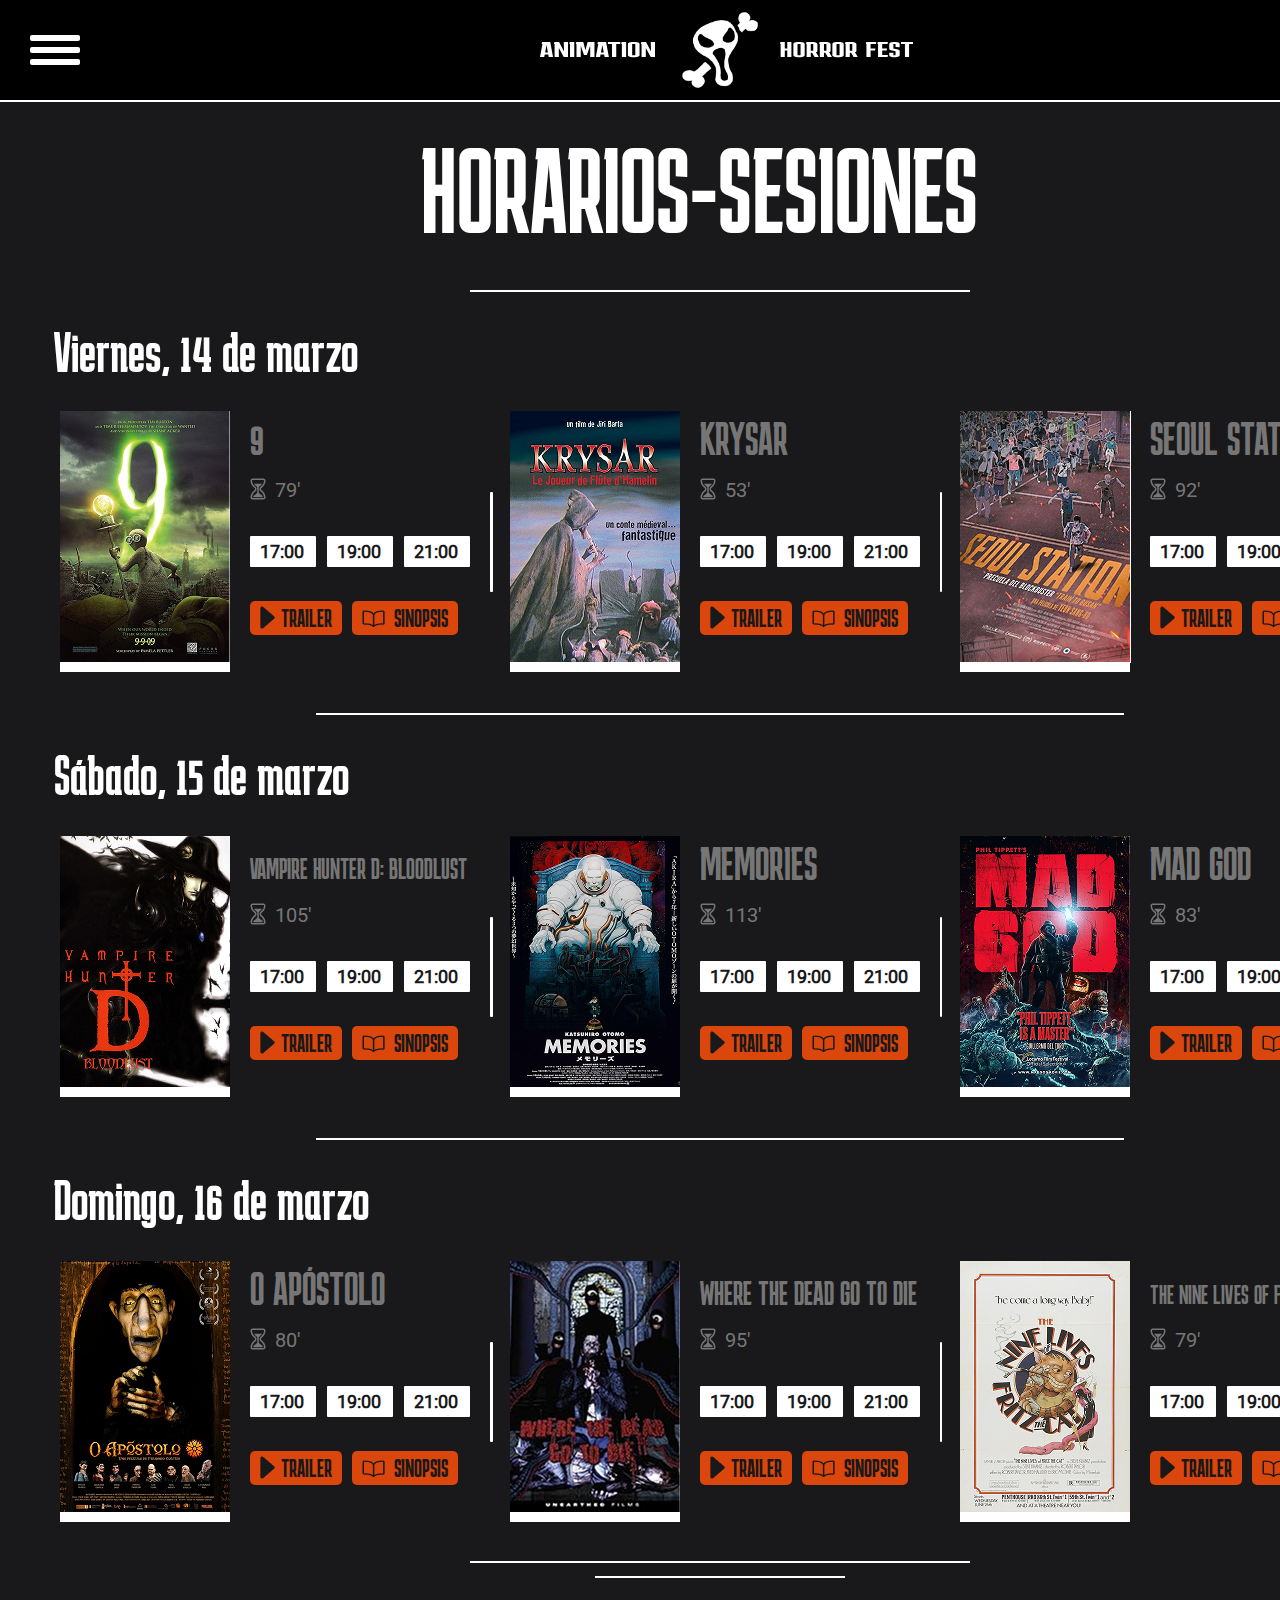
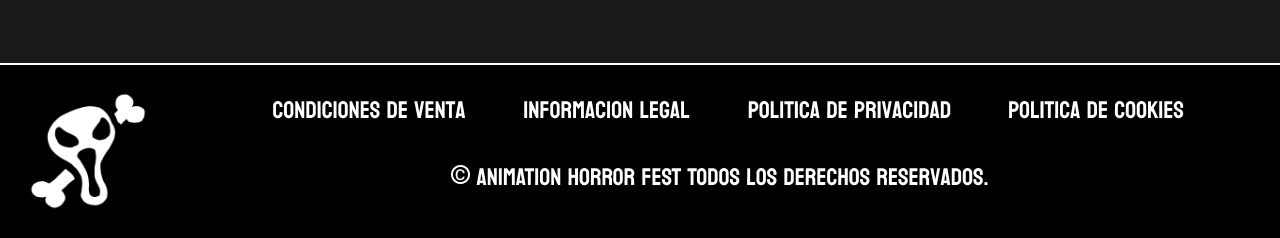
<file: sesiones.html>
<!DOCTYPE html>
<html lang="es">
<head>
    <meta charset="UTF-8">
    <meta http-equiv="X-UA-Compatible" content="IE=edge">
    <meta name="viewport" content="width=device-width, initial-scale=1.0">
    <link rel="stylesheet" href="assets/stylesesiones.css">
    <title>SESIONES</title>
    <link rel="icon" type="image/x-icon" href="assets/img/calavera_fondo.png">
</head>
<body>
    <div class="header">
        <a href="index.html">
            <img class="logo-header" src="assets/img/calavera_vacia.png">
        </a>
        <img class="animation" src="assets/img/animation.svg"> 
        <img class="horror-fest" src="assets/img/horror_fest.svg">
        <nav class="menu-nav">
            <div class="nav">
        <div class="menu">
            <spam class="bar"></spam>
            <spam class="bar"></spam>
            <spam class="bar"></spam>
        </div>
        </div>
        </nav>
        <div class="menu-desplegable">
            <ul class="nav-link">
                <li class="link1">
                    <a href="index.html">
                        <input class="boton-menu-inicio" type="submit" value="Inicio">
                    </a>
                </li>
                <li class="link2">
                    <a href="sesiones.html">
                        <input class="boton-menu-sesiones" type="submit" value="Sesiones">
                    </a>
                </li>
                <li class="link3">
                    <a href="festival.html">
                        <input class="boton-menu-festival" type="submit" value="Festival">
                    </a>
                </li>
                <li class="link4">
                    <a href="contacto.html">
                        <input class="boton-menu-contacto" type="submit" value="Contacto">
                    </a>
                </li>
            </ul>
        </div>
        <img class="linea-divisoria-1-white" src="assets/img/linea_divisoria_2px_white.png">
    </div>
    <div class="horarios-sesiones">
        <h1>HORARIOS-SESIONES</h1>
    </div>
    <div class="lineas-divisorias">
        <img class="linea-divisoria-principio" src="assets/img/linea_divisoria_principio.jpg">
        <img class="linea-divisoria-pagina1" src="assets/img/linea_divisoria_peliculas.jpg">
        <img class="linea-divisoria-pagina2" src="assets/img/linea_divisoria_peliculas.jpg">
        <img class="linea-divisoria-final1" src="assets/img/linea_final_pagina_1.jpg">
        <img class="linea-divisoria-final2" src="assets/img/linea_final_pagina_2.jpg">
        <div class="lineas-divisorias-peliculas">
            <spam class="bar1"></spam>
            <spam class="bar2"></spam>
            <spam class="bar3"></spam>
            <spam class="bar4"></spam>
            <spam class="bar5"></spam>
            <spam class="bar6"></spam>
        </div>
    </div>
    <div class="fechas">
        <h1>Viernes, 14 de marzo</h1>
        <h2>Sábado, 15 de marzo</h2>
        <h3>Domingo, 16 de marzo</h3>
    </div>
    <div class="imagenes-peliculas">
        <img class="pelicula1" src="assets/img/poster_1.jpg">
        <img class="pelicula2" src="assets/img/poster_2.jpg">
        <img class="pelicula3" src="assets/img/poster_3.jpg">
        <img class="pelicula4" src="assets/img/poster_4.jpg">
        <img class="pelicula5" src="assets/img/poster_5.jpg">
        <img class="pelicula6" src="assets/img/poster_6.jpg">
        <img class="pelicula7" src="assets/img/poster_7.jpg">
        <img class="pelicula8" src="assets/img/poster_8.jpg">
        <img class="pelicula9" src="assets/img/poster_9.jpg">
        <img class="linea-horizontal-pelicula1" src="assets/img/linea_horizontal_peliculas.jpg">
        <img class="linea-horizontal-pelicula2" src="assets/img/linea_horizontal_peliculas.jpg">
        <img class="linea-horizontal-pelicula3" src="assets/img/linea_horizontal_peliculas.jpg">
        <img class="linea-horizontal-pelicula4" src="assets/img/linea_horizontal_peliculas.jpg">
        <img class="linea-horizontal-pelicula5" src="assets/img/linea_horizontal_peliculas.jpg">
        <img class="linea-horizontal-pelicula6" src="assets/img/linea_horizontal_peliculas.jpg">
        <img class="linea-horizontal-pelicula7" src="assets/img/linea_horizontal_peliculas.jpg">
        <img class="linea-horizontal-pelicula8" src="assets/img/linea_horizontal_peliculas.jpg">
        <img class="linea-horizontal-pelicula9" src="assets/img/linea_horizontal_peliculas.jpg">
    </div>
    <div class="texto-peliculas">
        <div class="texto-peliculas1">
            <h1>9</h1>
            <img class="icono-reloj" src="assets/img/icono_reloj.png">
            <h2>79'</h2>
        </div>
        <div class="texto-peliculas2">
            <h1>KRYSAR</h1>
            <img class="icono-reloj" src="assets/img/icono_reloj.png">
            <h2>53'</h2>
        </div>
        <div class="texto-peliculas3">
            <h1>SEOUL STATION</h1>
            <img class="icono-reloj" src="assets/img/icono_reloj.png">
            <h2>92'</h2>
        </div>
        <div class="texto-peliculas4">
            <h1>VAMPIRE HUNTER D: BLOODLUST</h1>
            <img class="icono-reloj" src="assets/img/icono_reloj.png">
            <h2>105'</h2>
        </div>
        <div class="texto-peliculas5">
            <h1>MEMORIES</h1>
            <img class="icono-reloj" src="assets/img/icono_reloj.png">
            <h2>113'</h2>
        </div>
        <div class="texto-peliculas6">
            <h1>MAD GOD</h1>
            <img class="icono-reloj" src="assets/img/icono_reloj.png">
            <h2>83'</h2>
        </div>
        <div class="texto-peliculas7">
            <h1>O APÓSTOLO</h1>
            <img class="icono-reloj" src="assets/img/icono_reloj.png">
            <h2>80'</h2>
        </div>
        <div class="texto-peliculas8">
            <h1>WHERE THE DEAD GO TO DIE</h1>
            <img class="icono-reloj" src="assets/img/icono_reloj.png">
            <h2>95'</h2>
        </div>
        <div class="texto-peliculas9">
            <h1>THE NINE LIVES OF FRITZ THE CAT</h1>
            <img class="icono-reloj" src="assets/img/icono_reloj.png">
            <h2>79'</h2>
        </div>
    </div>
    <div class="horas">
        <div class="set-horas1">
            <spam class="hora1"><h1>17:00</h1></spam>
            <spam class="hora2"><h1>19:00</h1></spam>
            <spam class="hora3"><h1>21:00</h1></spam>
        </div>
        <div class="set-horas2">
            <spam class="hora1"><h1>17:00</h1></spam>
            <spam class="hora2"><h1>19:00</h1></spam>
            <spam class="hora3"><h1>21:00</h1></spam>
        </div>
        <div class="set-horas3">
            <spam class="hora1"><h1>17:00</h1></spam>
            <spam class="hora2"><h1>19:00</h1></spam>
            <spam class="hora3"><h1>21:00</h1></spam>
        </div>
        <div class="set-horas4">
            <spam class="hora1"><h1>17:00</h1></spam>
            <spam class="hora2"><h1>19:00</h1></spam>
            <spam class="hora3"><h1>21:00</h1></spam>
        </div>
        <div class="set-horas5">
            <spam class="hora1"><h1>17:00</h1></spam>
            <spam class="hora2"><h1>19:00</h1></spam>
            <spam class="hora3"><h1>21:00</h1></spam>
        </div>
        <div class="set-horas6">
            <spam class="hora1"><h1>17:00</h1></spam>
            <spam class="hora2"><h1>19:00</h1></spam>
            <spam class="hora3"><h1>21:00</h1></spam>
        </div>
        <div class="set-horas7">
            <spam class="hora1"><h1>17:00</h1></spam>
            <spam class="hora2"><h1>19:00</h1></spam>
            <spam class="hora3"><h1>21:00</h1></spam>
        </div>
        <div class="set-horas8">
            <spam class="hora1"><h1>17:00</h1></spam>
            <spam class="hora2"><h1>19:00</h1></spam>
            <spam class="hora3"><h1>21:00</h1></spam>
        </div>
        <div class="set-horas9">
            <spam class="hora1"><h1>17:00</h1></spam>
            <spam class="hora2"><h1>19:00</h1></spam>
            <spam class="hora3"><h1>21:00</h1></spam>
        </div>
    </div>
    <div class="botones">
        <a href="https://youtu.be/RSDlFmVo330?feature=shared" target="_blank">
            <button class="boton-trailer1"><img class="play" src="assets/img/boton_play.png"><h1>TRAILER</h1></button>
        </a>
        <a href="https://youtu.be/e5RjH1Mp5To?feature=shared" target="_blank">
            <button class="boton-trailer2"><img class="play" src="assets/img/boton_play.png"><h1>TRAILER</h1></button>
        </a>
        <a href="https://youtu.be/8ixcvYnaLP0?feature=shared" target="_blank">
            <button class="boton-trailer3"><img class="play" src="assets/img/boton_play.png"><h1>TRAILER</h1></button>
        </a>
        <a href="https://youtu.be/44xT9LSrgJ4?feature=shared" target="_blank">
            <button class="boton-trailer4"><img class="play" src="assets/img/boton_play.png"><h1>TRAILER</h1></button>
        </a>
        <a href="https://youtu.be/hABBy-xta80?feature=shared" target="_blank">
            <button class="boton-trailer5"><img class="play" src="assets/img/boton_play.png"><h1>TRAILER</h1></button>
        </a>
        <a href="https://youtu.be/jas8OABbn0Y?feature=shared" target="_blank">
            <button class="boton-trailer6"><img class="play" src="assets/img/boton_play.png"><h1>TRAILER</h1></button>
        </a>
        <a href="https://youtu.be/4zlAYLRuYDw?feature=shared" target="_blank">
            <button class="boton-trailer7"><img class="play" src="assets/img/boton_play.png"><h1>TRAILER</h1></button>
        </a>
        <a href="https://youtu.be/BKHZbbDCbFI?feature=shared" target="_blank">
            <button class="boton-trailer8"><img class="play" src="assets/img/boton_play.png"><h1>TRAILER</h1></button>
        </a>
        <a href="https://youtu.be/r9VZZFm8ndQ?feature=shared" target="_blank">
            <button class="boton-trailer9"><img class="play" src="assets/img/boton_play.png"><h1>TRAILER</h1></button>
        </a>
        <a href="https://www.imdb.com/es-es/title/tt0472033/?ref_=nv_sr_srsg_8_tt_7_nm_0_in_0_q_9" target="_blank">
            <button class="boton-sinopsis1"><img class="libro" src="assets/img/boton_libro.png"><h1>SINOPSIS</h1></button>
        </a>
        <a href="https://www.imdb.com/es-es/title/tt0174834/?ref_=nv_sr_srsg_0_tt_6_nm_2_in_0_q_krysar" target="_blank">
            <button class="boton-sinopsis2"><img class="libro" src="assets/img/boton_libro.png"><h1>SINOPSIS</h1></button>
        </a>
        <a href="https://www.imdb.com/es-es/title/tt3845670/?ref_=nv_sr_srsg_0_tt_8_nm_0_in_0_q_seoul%2520station" target="_blank">
            <button class="boton-sinopsis3"><img class="libro" src="assets/img/boton_libro.png"><h1>SINOPSIS</h1></button>
        </a>
        <a href="https://www.imdb.com/es-es/title/tt0216651/?ref_=nv_sr_srsg_0_tt_8_nm_0_in_0_q_vampire%2520hunter%2520d%2520bloodlust" target="_blank">
            <button class="boton-sinopsis4"><img class="libro" src="assets/img/boton_libro.png"><h1>SINOPSIS</h1></button>
        </a>
        <a href="https://www.imdb.com/es-es/title/tt0113799/?ref_=nv_sr_srsg_3_tt_8_nm_0_in_0_q_memories" target="_blank">
            <button class="boton-sinopsis5"><img class="libro" src="assets/img/boton_libro.png"><h1>SINOPSIS</h1></button>
        </a>
        <a href="https://www.imdb.com/es-es/title/tt15090124/?ref_=fn_all_ttl_1" target="_blank">
            <button class="boton-sinopsis6"><img class="libro" src="assets/img/boton_libro.png"><h1>SINOPSIS</h1></button>
        </a>
        <a href="https://www.imdb.com/es-es/title/tt1331294/?ref_=nv_sr_srsg_0_tt_8_nm_0_in_0_q_o%2520apostolo" target="_blank">
            <button class="boton-sinopsis7"><img class="libro" src="assets/img/boton_libro.png"><h1>SINOPSIS</h1></button>
        </a>
        <a href="https://www.imdb.com/es-es/title/tt2095004/?ref_=nv_sr_srsg_0_tt_8_nm_0_in_0_q_where%2520the%2520dead%2520go%2520to%2520die" target="_blank">
            <button class="boton-sinopsis8"><img class="libro" src="assets/img/boton_libro.png"><h1>SINOPSIS</h1></button>
        </a>
        <a href="https://www.imdb.com/es-es/title/tt0071913/?ref_=nv_sr_srsg_0_tt_8_nm_0_in_0_q_the%2520nine%2520lives%2520of%2520fritz%2520the%2520cat" target="_blank">
            <button class="boton-sinopsis9"><img class="libro" src="assets/img/boton_libro.png"><h1>SINOPSIS</h1></button>
        </a>
    </div>
    <div class="footer">
        <div class="footer-texto">
            <img class="texto-legal" src="assets/img/texto_legal.png">
            <img class="linea-divisoria-2-white" src="assets/img/linea_divisoria_2px_white.png">
        </div>
        <div class="footer-logo">
            <a href="index.html">
                <img class="logo-footer" src="assets/img/calavera_vacia.png">
            </a>
        </div>
    </div>
    <script src="assets/js/scriptsesiones.js"></script>
</body>
</html>
</file>
<file: assets/styleindex.css>
*{
    margin: 0;
    padding: 0;
    list-style: none;
    text-decoration: none;
}

@font-face {
    font-family: "karantina";
    src: url(font/Karantina-Regular.ttf);
}

@font-face {
    font-family: "roboto";
    src: url(font/Roboto-Regular.ttf);
}

body{
    background-color: #19191b;
}

.header{
    width: 1440px;
    height: 100px;
    display: block;
    background-color: #000000;

}

.logo-header{
    width: 80px;
    position: absolute;
    right: 680px;
    left: 680px;
    top: 10px;

}

.animation{
    position: absolute;
    left: 540px;
    top: 42px;

}

.horror-fest{
    position: absolute;
    left: 780px;
    top: 42px;

}

.linea-divisoria-1-white{
    height: 2px;
    position: absolute;
    top: 100px;

}

.nav{
    height: 100px;
    display: grid;

}

.nav span{
    color: #ffffff;
    font-size: 2.5rem;
    font-family: roboto;

}

.nav span{
    color: #ffffff;
    font-size: 2.5rem;
    font-family: roboto;

}

.menu{
    height: 60px;
    width: 60px;
    display: flex;
    flex-direction: column;
    justify-content: center;
    align-items: center;
    gap: 6px;
    transition: 300ms ease-in-out;
    cursor: pointer;
    position: absolute;
    top: 20px;
    left: 25px;


}

.bar{
    height: 6px;
    width: 50px;
    background-color: #ffffff;
    border-radius: 2px;
    transition: 200ms ease-in-out;

}

.menu.active .bar:nth-last-child(1){
    transform: translateY(-11px) rotate(-45deg);

}

.menu.active .bar:nth-last-child(2){
    opacity: 0;

}

.menu.active .bar:nth-last-child(3){
    transform: translateY(11px) rotate(45deg);

}

.menu-desplegable{
    height: 323px;
    width: 275px;
    position: absolute;
    top: 100px;
    left: 0px;
    background-color: #ffffff;
    display: grid;
    transform: translateX(-100vw);
    z-index: 1;

}

.click{
    transform: translateX(0vw);

}

.boton-menu-inicio{
    height: 72px;
    width: 245px;
    padding: 15px;
    background: #ffffff;
    border: none;
    position: absolute;
    top: 10px;
    left: 15px;

}

.boton-menu-inicio{
    color: #000000;
    font-family: roboto;
    font-size: 36px;
    font-weight: 700;
    line-height: normal;
    text-align: left;

}

.boton-menu-inicio:hover{
    background-color: #dfdfdf;
    border: none;
    border-radius: 5px;
    color: #000000;
    font-family: roboto;
    font-size: 36px;
    font-weight: 700;
    line-height: normal;
    text-align: left;

}

.boton-menu-inicio:active{
    background-color: #b7b7b7;
    border: none;
    border-radius: 5px;
    color: #000000;
    font-family: roboto;
    font-size: 36px;
    font-weight: 700;
    line-height: normal;
    text-align: left;

}

.boton-menu-sesiones{
    height: 72px;
    width: 245px;
    padding: 15px;
    background: #ffffff;
    border: none;
    position: absolute;
    top: 87px;
    left: 15px;

}

.boton-menu-sesiones{
    color: #000000;
    font-family: roboto;
    font-size: 36px;
    font-weight: 700;
    line-height: normal;
    text-align: left;

}

.boton-menu-sesiones:active{
    background-color: #b7b7b7;
    border: none;
    border-radius: 5px;
    color: #000000;
    font-family: roboto;
    font-size: 36px;
    font-weight: 700;
    line-height: normal;
    text-align: left;

}
.boton-menu-sesiones:hover{
    background-color: #dfdfdf;
    border: none;
    border-radius: 5px;
    color: #000000;
    font-family: roboto;
    font-size: 36px;
    font-weight: 700;
    line-height: normal;
    text-align: left;

}

.boton-menu-festival{
    height: 72px;
    width: 245px;
    padding: 15px;
    background: #ffffff;
    border: none;
    position: absolute;
    top: 164px;
    left: 15px;

}

.boton-menu-festival{
    color: #000000;
    font-family: roboto;
    font-size: 36px;
    font-weight: 700;
    line-height: normal;
    text-align: left;

}

.boton-menu-festival:active{
    background-color: #b7b7b7;
    border: none;
    border-radius: 5px;
    color: #000000;
    font-family: roboto;
    font-size: 36px;
    font-weight: 700;
    line-height: normal;
    text-align: left;

}

.boton-menu-festival:hover{
    background-color: #dfdfdf;
    border: none;
    border-radius: 5px;
    color: #000000;
    font-family: roboto;
    font-size: 36px;
    font-weight: 700;
    line-height: normal;
    text-align: left;

}

.boton-menu-contacto{
    height: 72px;
    width: 245px;
    padding: 15px;
    background: #ffffff;
    border: none;
    position: absolute;
    top: 241px;
    left: 15px;

}

.boton-menu-contacto{
    color: #000000;
    font-family: roboto;
    font-size: 36px;
    font-weight: 700;
    line-height: normal;
    text-align: left;

}

.boton-menu-contacto:active{
    background-color: #b7b7b7;
    border: none;
    border-radius: 5px;
    color: #000000;
    font-family: roboto;
    font-size: 36px;
    font-weight: 700;
    line-height: normal;
    text-align: left;

}

.boton-menu-contacto:hover{
    background-color: #dfdfdf;
    border: none;
    border-radius: 5px;
    color: #000000;
    font-family: roboto;
    font-size: 36px;
    font-weight: 700;
    line-height: normal;
    text-align: left;

}

.barra-menu{
    width: 1440px;
    height: 83px;
    display: block;
    background-color: #ffffff;

}

.barra-menu{
    position: absolute;
    top: 102px;

}

.festival-menu{
    position: absolute;
    left: 619.5px;
    top: 28px;

}

.sesiones-menu{
    position: absolute;
    left: 316.5px;
    top: 28px;

}

.contacto-menu{
    position: absolute;
    left: 922.5px;
    top: 28px;

}

.linea-divisoria-1-black{
    height: 3px;
    width: 1440px;
    position: absolute;
    left: 0px;

}

.linea-divisoria-2-black{
    height: 2px;
    width: 1440px;
    position: absolute;
    left: 0px;
    top: 79px;

}

.linea-divisoria-3-white{
    height: 2px;
    position: absolute;
    left: 0px;
    top: 81px;

}

.linea-divisoria-vert-menu-1{
    height: 60px;
    width: 2px;
    position: absolute;
    left: 567.5px;
    top: 10px;

}

.linea-divisoria-vert-menu-2{
    height: 60px;
    width: 2px;
    position: absolute;
    left: 870.5px;
    top: 10px;

}

.carrusel-peliculas{
    width: 1440px;
    height: 428px;
    display: block;
    background-color: #000000;
    position: absolute;
    top: 187px;

}

.carrusel-peliculas-anim{
    background-image: url(img/peliculas_carrusel_1.png);
    background-size: cover;
    width: 1425px;
    height: 398px;
    position: absolute;
    top: 16px;
    left: 7.5px;
    animation: animate 20s infinite;

}

@keyframes animate{
    12%{
        background-image: url(img/peliculas_carrusel_1.png);
    }
    23%{
        background-image: url(img/peliculas_carrusel_2.png);
    }
    34%{
        background-image: url(img/peliculas_carrusel_3.png);
    }
    45%{
        background-image: url(img/peliculas_carrusel_4.png);
    }
    56%{
        background-image: url(img/peliculas_carrusel_5.png);
    }
    67%{
        background-image: url(img/peliculas_carrusel_6.png);
    }
    78%{
        background-image: url(img/peliculas_carrusel_7.png);
    }
    89%{
        background-image: url(img/peliculas_carrusel_8.png);
    }
    100%{
        background-image: url(img/peliculas_carrusel_9.png);
    }

}

.linea-divisoria-4-white{
    height: 2px;
    position: absolute;
    left: 0px;
    top: 428px;

}

.noticias{
    width: 1440px;
    height: 662px;
    display: block;
    background-color: #19191b;

}

.noticias{
    position: absolute;
    top: 647px;

}

.noticias-letras{
    position: absolute;
    top: 0px;
    left: 54px;
}

.linea-divisoria-corta-inicio{
    height: 2.5px;
    position: absolute;
    top: 60px;
    left: 54px;
}

.noticias-imagenes{
    position: relative;
    top: 103px;
}

.noticias-imagenes .noticias-slider{
    display: flex;
    width: 1440px;
    height: 550px;
    overflow: hidden;
}

.noticias-imagenes .controlnoticias{
    position: absolute;
}

.noticias-imagenes .prevnoticias{
    left: 0px;
    top: 37.5%;
}

.noticias-imagenes .nextnoticias{
    right: 0px;
    top: 37.5%;
}

.noticias-slider img{
    height: 550px;
    width: 1440px;

}



.programa{
    width: 1440px;
    height: 718px;
    display: block;
    background-color: #19191b;

}

.programa{
    position: absolute;
    top: 1349px;

}

.programa-letras{
    position: absolute;
    top: 0px;
    left: 54px;
}

.linea-divisoria-corta-inicio{
    height: 2.5px;
    position: absolute;
    top: 60px;
    left: 54px;
}

.imagen-cine-fondo{
    position: absolute;
    top: 103px;
}

.programa-imagenes{
    position: relative;
    top: 103px;
}

.programa-imagenes .programa-slider{
    display: flex;
    width: 1440px;
    height: 615px;
    overflow: hidden;
    scroll-behavior: smooth;
}

.programa-imagenes .controlprograma{
    position: absolute;
}

.programa-imagenes .prevprograma{
    left: 0px;
    top: 37.5%;
}

.programa-imagenes .nextprograma{
    right: 0px;
    top: 37.5%;
}

.programa-slider img{
    height: 509px;
    width: 1440px;
}


.galeria{
    width: 1440px;
    height: 718px;
    display: block;
    background-color: #19191b;

}

.galeria{
    position: absolute;
    top: 2107px;

}

.galeria-letras{
    position: absolute;
    top: 0px;
    left: 54px;
}

.linea-divisoria-corta-inicio{
    height: 2.5px;
    position: absolute;
    top: 60px;
    left: 54px;
}

.linea-final-pagina-1{
    height: 2.5px;
    width: 500px;
    position: absolute;
    top: 758px;
    left: 470px;
}

.linea-final-pagina-2{
    height: 2.5px;
    width: 250px;
    position: absolute;
    top: 773px;
    left: 595px;
}

.galeria-imagenes{
    position: relative;
    top: 103px;
}

.galeria-imagenes .galeria-slider{
    display: flex;
    width: 1440px;
    height: 615px;
    overflow: hidden;
    scroll-behavior: smooth;
}

.galeria-imagenes .controlgaleria{
    position: absolute;
}

.galeria-imagenes .prevgaleria{
    left: 0px;
    top: 37.5%;
}

.galeria-imagenes .nextgaleria{
    right: 0px;
    top: 37.5%;
}

















.footer{
    width: 1440px;
    height: 173px;
    display: block;
    background-color: #000000;

}

.footer{
    position: absolute;
    top: 2920px;

}

.logo-footer{
    width: 120px;
    position: absolute;
    left: 28px;
    top: 26px;

}

.texto-legal{
    position: absolute;

}

.linea-divisoria-2-white{
    position: absolute;
    top: -2px;

}
</file>
<file: assets/stylecontacto.css>
*{
    margin: 0;
    padding: 0;
    list-style: none;
    text-decoration: none;
}

@font-face {
    font-family: "karantina";
    src: url(font/Karantina-Regular.ttf);
}

@font-face {
    font-family: "roboto";
    src: url(font/Roboto-Regular.ttf);
}

body{
    background-color: #19191b;
}

.header{
    width: 1440px;
    height: 100px;
    display: block;
    background-color: #000000;

}

.logo-header{
    width: 80px;
    position: absolute;
    right: 680px;
    left: 680px;
    top: 10px;

}

.animation{
    position: absolute;
    left: 540px;
    top: 42px;

}

.horror-fest{
    position: absolute;
    left: 780px;
    top: 42px;

}

.simbolo-menu{
    position: absolute;
    left: 25px;
    top: 35px;

}

.linea-divisoria-1-white{
    height: 2px;
    position: absolute;
    top: 100px;

}

.nav{
    height: 100px;
    display: grid;

}

.nav span{
    color: #ffffff;
    font-size: 2.5rem;
    font-family: roboto;

}

.nav span{
    color: #ffffff;
    font-size: 2.5rem;
    font-family: roboto;

}








.menu{
    height: 60px;
    width: 60px;
    display: flex;
    flex-direction: column;
    justify-content: center;
    align-items: center;
    gap: 6px;
    transition: 300ms ease-in-out;
    cursor: pointer;
    position: absolute;
    top: 20px;
    left: 25px;


}

.bar{
    height: 6px;
    width: 50px;
    background-color: #ffffff;
    border-radius: 2px;
    transition: 200ms ease-in-out;

}

.menu.active .bar:nth-last-child(1){
    transform: translateY(-11px) rotate(-45deg);

}

.menu.active .bar:nth-last-child(2){
    opacity: 0;

}

.menu.active .bar:nth-last-child(3){
    transform: translateY(11px) rotate(45deg);

}

.menu-desplegable{
    height: 323px;
    width: 275px;
    position: absolute;
    top: 100px;
    left: 0px;
    background-color: #ffffff;
    display: grid;
    transform: translateX(-100vw);
    z-index: 1;

}

.click{
    transform: translateX(0vw);

}

.boton-menu-inicio{
    height: 72px;
    width: 245px;
    padding: 15px;
    background: #ffffff;
    border: none;
    position: absolute;
    top: 10px;
    left: 15px;

}

.boton-menu-inicio{
    color: #000000;
    font-family: roboto;
    font-size: 36px;
    font-weight: 700;
    line-height: normal;
    text-align: left;

}

.boton-menu-inicio:hover{
    background-color: #dfdfdf;
    border: none;
    border-radius: 5px;
    color: #000000;
    font-family: roboto;
    font-size: 36px;
    font-weight: 700;
    line-height: normal;
    text-align: left;

}

.boton-menu-inicio:active{
    background-color: #b7b7b7;
    border: none;
    border-radius: 5px;
    color: #000000;
    font-family: roboto;
    font-size: 36px;
    font-weight: 700;
    line-height: normal;
    text-align: left;

}

.boton-menu-sesiones{
    height: 72px;
    width: 245px;
    padding: 15px;
    background: #ffffff;
    border: none;
    position: absolute;
    top: 87px;
    left: 15px;

}

.boton-menu-sesiones{
    color: #000000;
    font-family: roboto;
    font-size: 36px;
    font-weight: 700;
    line-height: normal;
    text-align: left;

}

.boton-menu-sesiones:active{
    background-color: #b7b7b7;
    border: none;
    border-radius: 5px;
    color: #000000;
    font-family: roboto;
    font-size: 36px;
    font-weight: 700;
    line-height: normal;
    text-align: left;

}
.boton-menu-sesiones:hover{
    background-color: #dfdfdf;
    border: none;
    border-radius: 5px;
    color: #000000;
    font-family: roboto;
    font-size: 36px;
    font-weight: 700;
    line-height: normal;
    text-align: left;

}

.boton-menu-festival{
    height: 72px;
    width: 245px;
    padding: 15px;
    background: #ffffff;
    border: none;
    position: absolute;
    top: 164px;
    left: 15px;

}

.boton-menu-festival{
    color: #000000;
    font-family: roboto;
    font-size: 36px;
    font-weight: 700;
    line-height: normal;
    text-align: left;

}

.boton-menu-festival:active{
    background-color: #b7b7b7;
    border: none;
    border-radius: 5px;
    color: #000000;
    font-family: roboto;
    font-size: 36px;
    font-weight: 700;
    line-height: normal;
    text-align: left;

}

.boton-menu-festival:hover{
    background-color: #dfdfdf;
    border: none;
    border-radius: 5px;
    color: #000000;
    font-family: roboto;
    font-size: 36px;
    font-weight: 700;
    line-height: normal;
    text-align: left;

}

.boton-menu-contacto{
    height: 72px;
    width: 245px;
    padding: 15px;
    background: #ffffff;
    border: none;
    position: absolute;
    top: 241px;
    left: 15px;

}

.boton-menu-contacto{
    color: #000000;
    font-family: roboto;
    font-size: 36px;
    font-weight: 700;
    line-height: normal;
    text-align: left;

}

.boton-menu-contacto:active{
    background-color: #b7b7b7;
    border: none;
    border-radius: 5px;
    color: #000000;
    font-family: roboto;
    font-size: 36px;
    font-weight: 700;
    line-height: normal;
    text-align: left;

}

.boton-menu-contacto:hover{
    background-color: #dfdfdf;
    border: none;
    border-radius: 5px;
    color: #000000;
    font-family: roboto;
    font-size: 36px;
    font-weight: 700;
    line-height: normal;
    text-align: left;

}





.dudas{
    width: 1339px;
    height: 299px;
    position: absolute;
    top: 126px;
    left: 50.5px;

}

.dudas h1{
    color: #ffffff;
    font-family: karantina;
    font-size: 170px;
    font-weight: 400;
    line-height: normal;

}

.dudas h1{
    position: absolute;

}

.dudas h2{
    color: #ffffff;
    font-family: karantina;
    font-size: 120px;
    font-weight: 400;
    line-height: normal;

}

.dudas h2{
    position: absolute;
    right: 0px;
    top: 176px;

}

.contacto{
    height: 903px;
    width: 1289px;
    position: absolute;
    top: 511px;
    left: 75.5px;

}

.informacion-contacto{
    height: 903px;
    width: 649px;
    position: absolute;

}

.correo-electronico{
    height: 100px;
    width: 481px;
    position: absolute;

}

.correo-electronico h1{
    color: #767676;
    font-family: karantina;
    font-size: 50px;
    font-weight: 400;
    line-height: normal;

}

.correo-electronico h1{
    position: absolute;

}

.correo-electronico h2{
    color: #da460b;
    font-family: roboto;
    font-size: 35px;
    font-weight: 400;
    line-height: normal;

}

.correo-electronico h2{
    position: absolute;
    top: 58px;

}

.telefono{
    height: 100px;
    width: 178px;
    position: absolute;

}

.telefono h1{
    color: #767676;
    font-family: karantina;
    font-size: 50px;
    font-weight: 400;
    line-height: normal;

}

.telefono h1{
    position: absolute;
    top: 119px;

}

.telefono h2{
    color: #da460b;
    font-family: roboto;
    font-size: 35px;
    font-weight: 400;
    line-height: normal;

}

.telefono h2{
    position: absolute;
    top: 177px;

}

.redes-sociales{
    height: 117px;
    width: 356px;
    position: absolute;

}

.redes-sociales h1{
    color: #767676;
    font-family: karantina;
    font-size: 50px;
    font-weight: 400;
    line-height: normal;

}

.redes-sociales h1{
    position: absolute;
    top: 238px;

}

.facebook{
    width: 48px;
    height: 48px;
    background-color: #19191b;
    border: none;
    position: absolute;
    top: 296px;

}

.instagram{
    position: absolute;
    top: 296px;
    left: 72.5px;

}
.twitter{
    position: absolute;
    top: 296px;
    left: 150.5px;

}

.linkedin{
    position: absolute;
    top: 296px;
    left: 228.5px;

}

.youtube{
    position: absolute;
    top: 296px;
    left: 306.5px;

}

.direccion{
    height: 509px;
    width: 651px;
    position: absolute;

}

.direccion h1{
    color: #767676;
    font-family: karantina;
    font-size: 50px;
    font-weight: 400;
    line-height: normal;

}

.direccion h1{
    position: absolute;
    top: 370px;

}

.direccion h2{
    color: #767676;
    font-family: roboto;
    font-size: 35px;
    font-weight: 400;
    line-height: normal;

}
.direccion h2{
    position: absolute;
    top: 428px;
    left: 65px;

}

.indicador-direccion{
    position: absolute;
    top: 428px;

}

.mapa{
    position: absolute;
    top: 536px;
    left: 49.5px;

}

.solicitar-informacion{
    height: 686px;
    width: 550px;
    position: absolute;
    right: 0px;

}

.campo-nombre{
    width: 550px;
    height: 60px;
    color: #000000;
    padding-left: 15px;
    padding-right: 15px;
    border: none;
    position: absolute;
    border-radius: 5px;
    font-family: roboto;
    font-size: 24px;
    font-weight: 400;
    line-height: 140%;

}

.campo-apellidos{
    width: 550px;
    height: 60px;
    color: #000000;
    padding-left: 15px;
    padding-right: 15px;
    border: none;
    position: absolute;
    top: 90px;
    border-radius: 5px;
    font-family: roboto;
    font-size: 24px;
    font-weight: 400;
    line-height: 140%;

}

.campo-correo-electronico{
    width: 550px;
    height: 60px;
    color: #000000;
    padding-left: 15px;
    padding-right: 15px;
    border: none;
    position: absolute;
    top: 180px;
    border-radius: 5px;
    font-family: roboto;
    font-size: 24px;
    font-weight: 400;
    line-height: 140%;

}

.campo-telefono{
    width: 550px;
    height: 60px;
    color: #000000;
    padding-left: 15px;
    padding-right: 15px;
    border: none;
    position: absolute;
    top: 270px;
    border-radius: 5px;
    font-family: roboto;
    font-size: 24px;
    font-weight: 400;
    line-height: 140%;

}

.campo-comentarios{
    width: 550px;
    height: 180px;
    color: #000000;
    padding-left: 15px;
    padding-right: 15px;
    padding-top: 15px;
    border: none;
    position: absolute;
    top: 360px;
    border-radius: 5px;
    font-family: roboto;
    text-align: left;
    vertical-align: top;
    font-size: 24px;
    font-weight: 400;
    line-height: 140%;

}

.checkbox{
    width: 20px;
    height: 20px;
    position: absolute;
    top: 584px;

}

.checkbox{
    display: inline-block;
    background: #ffffff;
    border: 3px solid #767676;
    color: #767676;
    border-radius: 5px;
    transition: 0.2s all ease;

}

.solicitar-informacion p{
    position: absolute;
    top: 584px;
    left: 25px;
    font-family: roboto;
    font-size: 18px;
    font-weight: 400;
    line-height: normal;

}

.boton-solicitar-informacion{
    height: 75px;
    width: 215px;
    position: absolute;
    top: 634px;
    left: 167.5px;

}
.boton-solicitar-informacion{
    background-color: #da460b;
    border: none;
    border-radius: 5px;
    color: #19191b;
    text-align: center;
    font-family: karantina;
    font-size: 35px;
    font-weight: 400;
    line-height: normal;

}

.boton-solicitar-informacion:hover{
    background-color: #a75535;
    border: none;
    border-radius: 5px;
    color: #35353a;
    text-align: center;
    font-family: karantina;
    font-size: 35px;
    font-weight: 400;
    line-height: normal;

}

.boton-solicitar-informacion:active{
    background-color: #99330b;
    border: none;
    border-radius: 5px;
    color: #35353a;
    text-align: center;
    font-family: karantina;
    font-size: 35px;
    font-weight: 400;
    line-height: normal;

}











.footer{
    width: 1440px;
    height: 173px;
    display: block;
    background-color: #000000;

}

.footer{
    position: absolute;
    top: 1496px;

}

.logo-footer{
    width: 120px;
    position: absolute;
    left: 28px;
    top: 26px;

}

.texto-legal{
    position: absolute;

}

.linea-divisoria-2-white{
    position: absolute;
    top: -2px;

}
</file>
<file: assets/stylefestival.css>
*{
    margin: 0;
    padding: 0;
    list-style: none;
    text-decoration: none;
}

@font-face {
    font-family: "karantina";
    src: url(font/Karantina-Regular.ttf);
}

@font-face {
    font-family: "roboto";
    src: url(font/Roboto-Regular.ttf);
}

body{
    background-color: #19191b;
}

.header{
    width: 1440px;
    height: 100px;
    display: block;
    background-color: #000000;

}

.logo-header{
    width: 80px;
    position: absolute;
    right: 680px;
    left: 680px;
    top: 10px;

}

.animation{
    position: absolute;
    left: 540px;
    top: 42px;

}

.horror-fest{
    position: absolute;
    left: 780px;
    top: 42px;

}

.linea-divisoria-1-white{
    height: 2px;
    position: absolute;
    top: 100px;

}

.nav{
    height: 100px;
    display: grid;

}

.nav span{
    color: #ffffff;
    font-size: 2.5rem;
    font-family: roboto;

}

.nav span{
    color: #ffffff;
    font-size: 2.5rem;
    font-family: roboto;

}

.menu{
    height: 60px;
    width: 60px;
    display: flex;
    flex-direction: column;
    justify-content: center;
    align-items: center;
    gap: 6px;
    transition: 300ms ease-in-out;
    cursor: pointer;
    position: absolute;
    top: 20px;
    left: 25px;


}

.bar{
    height: 6px;
    width: 50px;
    background-color: #ffffff;
    border-radius: 2px;
    transition: 200ms ease-in-out;

}

.menu.active .bar:nth-last-child(1){
    transform: translateY(-11px) rotate(-45deg);

}

.menu.active .bar:nth-last-child(2){
    opacity: 0;

}

.menu.active .bar:nth-last-child(3){
    transform: translateY(11px) rotate(45deg);

}

.menu-desplegable{
    height: 323px;
    width: 275px;
    position: absolute;
    top: 100px;
    left: 0px;
    background-color: #ffffff;
    display: grid;
    transform: translateX(-100vw);
    z-index: 1;

}

.click{
    transform: translateX(0vw);

}

.boton-menu-inicio{
    height: 72px;
    width: 245px;
    padding: 15px;
    background: #ffffff;
    border: none;
    position: absolute;
    top: 10px;
    left: 15px;

}

.boton-menu-inicio{
    color: #000000;
    font-family: roboto;
    font-size: 36px;
    font-weight: 700;
    line-height: normal;
    text-align: left;

}

.boton-menu-inicio:hover{
    background-color: #dfdfdf;
    border: none;
    border-radius: 5px;
    color: #000000;
    font-family: roboto;
    font-size: 36px;
    font-weight: 700;
    line-height: normal;
    text-align: left;

}

.boton-menu-inicio:active{
    background-color: #b7b7b7;
    border: none;
    border-radius: 5px;
    color: #000000;
    font-family: roboto;
    font-size: 36px;
    font-weight: 700;
    line-height: normal;
    text-align: left;

}

.boton-menu-sesiones{
    height: 72px;
    width: 245px;
    padding: 15px;
    background: #ffffff;
    border: none;
    position: absolute;
    top: 87px;
    left: 15px;

}

.boton-menu-sesiones{
    color: #000000;
    font-family: roboto;
    font-size: 36px;
    font-weight: 700;
    line-height: normal;
    text-align: left;

}

.boton-menu-sesiones:active{
    background-color: #b7b7b7;
    border: none;
    border-radius: 5px;
    color: #000000;
    font-family: roboto;
    font-size: 36px;
    font-weight: 700;
    line-height: normal;
    text-align: left;

}
.boton-menu-sesiones:hover{
    background-color: #dfdfdf;
    border: none;
    border-radius: 5px;
    color: #000000;
    font-family: roboto;
    font-size: 36px;
    font-weight: 700;
    line-height: normal;
    text-align: left;

}

.boton-menu-festival{
    height: 72px;
    width: 245px;
    padding: 15px;
    background: #ffffff;
    border: none;
    position: absolute;
    top: 164px;
    left: 15px;

}

.boton-menu-festival{
    color: #000000;
    font-family: roboto;
    font-size: 36px;
    font-weight: 700;
    line-height: normal;
    text-align: left;

}

.boton-menu-festival:active{
    background-color: #b7b7b7;
    border: none;
    border-radius: 5px;
    color: #000000;
    font-family: roboto;
    font-size: 36px;
    font-weight: 700;
    line-height: normal;
    text-align: left;

}

.boton-menu-festival:hover{
    background-color: #dfdfdf;
    border: none;
    border-radius: 5px;
    color: #000000;
    font-family: roboto;
    font-size: 36px;
    font-weight: 700;
    line-height: normal;
    text-align: left;

}

.boton-menu-contacto{
    height: 72px;
    width: 245px;
    padding: 15px;
    background: #ffffff;
    border: none;
    position: absolute;
    top: 241px;
    left: 15px;

}

.boton-menu-contacto{
    color: #000000;
    font-family: roboto;
    font-size: 36px;
    font-weight: 700;
    line-height: normal;
    text-align: left;

}

.boton-menu-contacto:active{
    background-color: #b7b7b7;
    border: none;
    border-radius: 5px;
    color: #000000;
    font-family: roboto;
    font-size: 36px;
    font-weight: 700;
    line-height: normal;
    text-align: left;

}

.boton-menu-contacto:hover{
    background-color: #dfdfdf;
    border: none;
    border-radius: 5px;
    color: #000000;
    font-family: roboto;
    font-size: 36px;
    font-weight: 700;
    line-height: normal;
    text-align: left;

}

.ahf{
    position: absolute;
    top: 130px;
    left: 83.5px;

}

.primera-linea{
    position: absolute;
    top: 511px;
    left: 470px;
    height: 2.5px;
    width: 500px;

}

.linea-divisoria1{
    position: absolute;
    top: 888px;
    left: 316px;
    height: 2.5px;
    width: 808px;

}

.linea-divisoria2{
    position: absolute;
    top: 1265px;
    left: 316px;
    height: 2.5px;
    width: 808px;

}

.linea-divisoria3{
    position: absolute;
    top: 1642px;
    left: 316px;
    height: 2.5px;
    width: 808px;

}

.linea-divisoria4{
    position: absolute;
    top: 2019px;
    left: 316px;
    height: 2.5px;
    width: 808px;

}

.linea-divisoria5{
    position: absolute;
    top: 2396px;
    left: 316px;
    height: 2.5px;
    width: 808px;

}

.linea-divisoria6{
    position: absolute;
    top: 2773px;
    left: 316px;
    height: 2.5px;
    width: 808px;

}

.linea-divisoria7{
    position: absolute;
    top: 3150px;
    left: 316px;
    height: 2.5px;
    width: 808px;

}

.linea-divisoria8{
    position: absolute;
    top: 3527px;
    left: 316px;
    height: 2.5px;
    width: 808px;

}

.linea-final1{
    position: absolute;
    top: 3904px;
    left: 470px;
    height: 2.5px;
    width: 500px;

}

.linea-final2{
    position: absolute;
    top: 3921px;
    left: 595px;
    height: 2.5px;
    width: 250px;

}

.lineas-verticales{
    height: 3311px;
    width: 1315px;
    position: absolute;
    top: 553px;
    left: 62.5px;

}

.linea-vertical1{
    width: 10px;
    height: 295px;
    position: absolute;
    left: 0px;

}

.linea-vertical2{
    width: 10px;
    height: 295px;
    position: absolute;
    top: 377px;
    right: 0px;

}

.linea-vertical3{
    width: 10px;
    height: 295px;
    position: absolute;
    top: 754px;
    left: 0px;

}

.linea-vertical4{
    width: 10px;
    height: 295px;
    position: absolute;
    top: 1131px;
    right: 0px;

}

.linea-vertical5{
    width: 10px;
    height: 295px;
    position: absolute;
    top: 1508px;
    left: 0px;

}

.linea-vertical6{
    width: 10px;
    height: 295px;
    position: absolute;
    top: 1885px;
    right: 0px;

}

.linea-vertical7{
    width: 10px;
    height: 295px;
    position: absolute;
    top: 2262px;
    left: 0px;

}

.linea-vertical8{
    width: 10px;
    height: 295px;
    position: absolute;
    top: 2639px;
    right: 0px;

}

.linea-vertical9{
    width: 10px;
    height: 295px;
    position: absolute;
    top: 3016px;
    left: 0px;

}

.peliculas-texto-derecha{
    height: 3311px;
    width: 732px;
    position: absolute;
    top: 545px;
    left: 646.5px;

}

.pelicula1 h1{
    color: #767676;
    text-align: justify;
    font-family: karantina;
    font-size: 48px;
    font-weight: 400;
    line-height: normal;

}

.pelicula1 h1{
    position: absolute;
    top: 19px;

}

.pelicula1 h2{
    color: #767676;
    text-align: justify;
    font-family: roboto;
    font-size: 20px;
    font-weight: 400;
    line-height: 35px;

}

.pelicula1 h2{
    position: absolute;
    top: 78px;

}

.pelicula1 h3{
    color: #767676;
    text-align: justify;
    font-family: roboto;
    font-size: 20px;
    font-weight: 400;
    line-height: 35px;

}

.pelicula1 h3{
    position: absolute;
    top: 124px;

}

.pelicula3 h1{
    color: #767676;
    text-align: justify;
    font-family: karantina;
    font-size: 48px;
    font-weight: 400;
    line-height: normal;

}

.pelicula3 h1{
    position: absolute;
    top: 773px;

}

.pelicula3 h2{
    color: #767676;
    text-align: justify;
    font-family: roboto;
    font-size: 20px;
    font-weight: 400;
    line-height: 35px;

}

.pelicula3 h2{
    position: absolute;
    top: 832px;

}

.pelicula3 h3{
    color: #767676;
    text-align: justify;
    font-family: roboto;
    font-size: 20px;
    font-weight: 400;
    line-height: 35px;

}

.pelicula3 h3{
    position: absolute;
    top: 878px;

}

.pelicula5 h1{
    color: #767676;
    text-align: justify;
    font-family: karantina;
    font-size: 48px;
    font-weight: 400;
    line-height: normal;

}

.pelicula5 h1{
    position: absolute;
    top: 1526px;

}

.pelicula5 h2{
    color: #767676;
    text-align: justify;
    font-family: roboto;
    font-size: 20px;
    font-weight: 400;
    line-height: 35px;

}

.pelicula5 h2{
    position: absolute;
    top: 1585px;

}

.pelicula5 h3{
    color: #767676;
    text-align: justify;
    font-family: roboto;
    font-size: 20px;
    font-weight: 400;
    line-height: 35px;

}

.pelicula5 h3{
    position: absolute;
    top: 1631px;

}

.pelicula7 h1{
    color: #767676;
    text-align: justify;
    font-family: karantina;
    font-size: 48px;
    font-weight: 400;
    line-height: normal;

}

.pelicula7 h1{
    position: absolute;
    top: 2280.5px;

}

.pelicula7 h2{
    color: #767676;
    text-align: justify;
    font-family: roboto;
    font-size: 20px;
    font-weight: 400;
    line-height: 35px;

}

.pelicula7 h2{
    position: absolute;
    top: 2339.5px;

}

.pelicula7 h3{
    color: #767676;
    text-align: justify;
    font-family: roboto;
    font-size: 20px;
    font-weight: 400;
    line-height: 35px;

}

.pelicula7 h3{
    position: absolute;
    top: 2385.5px;

}

.pelicula9 h1{
    color: #767676;
    text-align: justify;
    font-family: karantina;
    font-size: 48px;
    font-weight: 400;
    line-height: normal;

}

.pelicula9 h1{
    position: absolute;
    top: 3035px;

}

.pelicula9 h2{
    color: #767676;
    text-align: justify;
    font-family: roboto;
    font-size: 20px;
    font-weight: 400;
    line-height: 35px;

}

.pelicula9 h2{
    position: absolute;
    top: 3094px;

}

.pelicula9 h3{
    color: #767676;
    text-align: justify;
    font-family: roboto;
    font-size: 20px;
    font-weight: 400;
    line-height: 35px;

}

.pelicula9 h3{
    position: absolute;
    top: 3140px;

}

.peliculas-texto-izquierda{
    height: 3311px;
    width: 732px;
    position: absolute;
    top: 545px;
    left: 62.5px;

}

.pelicula2 h1{
    color: #767676;
    text-align: justify;
    font-family: karantina;
    font-size: 48px;
    font-weight: 400;
    line-height: normal;

}

.pelicula2 h1{
    position: absolute;
    top: 394.5px;

}

.pelicula2 h2{
    color: #767676;
    text-align: justify;
    font-family: roboto;
    font-size: 20px;
    font-weight: 400;
    line-height: 35px;

}

.pelicula2 h2{
    position: absolute;
    top: 453.5px;

}

.pelicula2 h3{
    color: #767676;
    text-align: justify;
    font-family: roboto;
    font-size: 20px;
    font-weight: 400;
    line-height: 35px;

}

.pelicula2 h3{
    position: absolute;
    top: 499.5px;

}

.pelicula4 h1{
    color: #767676;
    text-align: justify;
    font-family: karantina;
    font-size: 48px;
    font-weight: 400;
    line-height: normal;

}

.pelicula4 h1{
    position: absolute;
    top: 1150px;

}

.pelicula4 h2{
    color: #767676;
    text-align: justify;
    font-family: roboto;
    font-size: 20px;
    font-weight: 400;
    line-height: 35px;

}

.pelicula4 h2{
    position: absolute;
    top: 1209px;

}

.pelicula4 h3{
    color: #767676;
    text-align: justify;
    font-family: roboto;
    font-size: 20px;
    font-weight: 400;
    line-height: 35px;

}

.pelicula4 h3{
    position: absolute;
    top: 1255px;

}

.pelicula6 h1{
    color: #767676;
    text-align: justify;
    font-family: karantina;
    font-size: 48px;
    font-weight: 400;
    line-height: normal;

}

.pelicula6 h1{
    position: absolute;
    top: 1904px;

}

.pelicula6 h2{
    color: #767676;
    text-align: justify;
    font-family: roboto;
    font-size: 20px;
    font-weight: 400;
    line-height: 35px;

}

.pelicula6 h2{
    position: absolute;
    top: 1963px;

}

.pelicula6 h3{
    color: #767676;
    text-align: justify;
    font-family: roboto;
    font-size: 20px;
    font-weight: 400;
    line-height: 35px;

}

.pelicula6 h3{
    position: absolute;
    top: 2009px;

}

.pelicula8 h1{
    color: #767676;
    text-align: justify;
    font-family: karantina;
    font-size: 48px;
    font-weight: 400;
    line-height: normal;

}

.pelicula8 h1{
    position: absolute;
    top: 2657px;

}

.pelicula8 h2{
    color: #767676;
    text-align: justify;
    font-family: roboto;
    font-size: 20px;
    font-weight: 400;
    line-height: 35px;

}

.pelicula8 h2{
    position: absolute;
    top: 2716px;

}

.pelicula8 h3{
    color: #767676;
    text-align: justify;
    font-family: roboto;
    font-size: 20px;
    font-weight: 400;
    line-height: 35px;

}

.pelicula8 h3{
    position: absolute;
    top: 2762px;

}


















.imagen-peliculas{
    height: 3311px;
    width: 1315px;
    position: absolute;
    top: 553px;
    left: 62.5px;

}

.festival-pelicula1{
    position: absolute;
    left: 10px;

}

.festival-pelicula2{
    position: absolute;
    top: 377px;
    right: 10px;

}

.festival-pelicula3{
    position: absolute;
    top: 754px;
    left: 10px;

}

.festival-pelicula4{
    position: absolute;
    top: 1131px;
    right: 10px;

}

.festival-pelicula5{
    position: absolute;
    top: 1508px;
    left: 10px;

}

.festival-pelicula6{
    position: absolute;
    top: 1885px;
    right: 10px;

}

.festival-pelicula7{
    position: absolute;
    top: 2262px;
    left: 10px;

}

.festival-pelicula8{
    position: absolute;
    top: 2639px;
    right: 10px;

}

.festival-pelicula9{
    position: absolute;
    top: 3016px;
    left: 10px;

}

.boton-horarios-sesiones{
    height: 57px;
    width: 210px;
    position: absolute;
    top: 3983px;
    left: 615px;

}
.boton-horarios-sesiones{
    background-color: #da460b;
    border: none;
    border-radius: 5px;
    color: #19191b;
    text-align: center;
    font-family: karantina;
    font-size: 38px;
    font-weight: 400;
    line-height: normal;

}

.boton-horarios-sesiones:hover{
    background-color: #a75535;
    border: none;
    border-radius: 5px;
    color: #35353a;
    text-align: center;
    font-family: karantina;
    font-size: 38px;
    font-weight: 400;
    line-height: normal;

}

.boton-horarios-sesiones:active{
    background-color: #99330b;
    border: none;
    border-radius: 5px;
    color: #35353a;
    text-align: center;
    font-family: karantina;
    font-size: 38px;
    font-weight: 400;
    line-height: normal;

}









.footer{
    width: 1440px;
    height: 173px;
    display: block;
    background-color: #000000;

}

.footer{
    position: absolute;
    top: 4117px;

}

.logo-footer{
    width: 120px;
    position: absolute;
    left: 28px;
    top: 26px;

}

.texto-legal{
    position: absolute;

}

.linea-divisoria-2-white{
    position: absolute;
    top: -2px;

}
</file>
<file: assets/styleinicio.css>
*{
    margin: 0;
    padding: 0;
    list-style: none;
    text-decoration: none;
}

@font-face {
    font-family: "karantina";
    src: url(font/Karantina-Regular.ttf);
}

@font-face {
    font-family: "roboto";
    src: url(font/Roboto-Regular.ttf);
}

body{
    background-color: #19191b;
}

.header{
    width: 1440px;
    height: 100px;
    display: block;
    background-color: #000000;

}

.logo-header{
    width: 80px;
    position: absolute;
    right: 680px;
    left: 680px;
    top: 10px;

}

.animation{
    position: absolute;
    left: 540px;
    top: 42px;

}

.horror-fest{
    position: absolute;
    left: 780px;
    top: 42px;

}

.linea-divisoria-1-white{
    height: 2px;
    position: absolute;
    top: 100px;

}

.nav{
    height: 100px;
    display: grid;

}

.nav span{
    color: #ffffff;
    font-size: 2.5rem;
    font-family: roboto;

}

.nav span{
    color: #ffffff;
    font-size: 2.5rem;
    font-family: roboto;

}

.menu{
    height: 60px;
    width: 60px;
    display: flex;
    flex-direction: column;
    justify-content: center;
    align-items: center;
    gap: 6px;
    transition: 300ms ease-in-out;
    cursor: pointer;
    position: absolute;
    top: 20px;
    left: 25px;


}

.bar{
    height: 6px;
    width: 50px;
    background-color: #ffffff;
    border-radius: 2px;
    transition: 200ms ease-in-out;

}

.menu.active .bar:nth-last-child(1){
    transform: translateY(-11px) rotate(-45deg);

}

.menu.active .bar:nth-last-child(2){
    opacity: 0;

}

.menu.active .bar:nth-last-child(3){
    transform: translateY(11px) rotate(45deg);

}

.menu-desplegable{
    height: 323px;
    width: 275px;
    position: absolute;
    top: 100px;
    left: 0px;
    background-color: #ffffff;
    display: grid;
    transform: translateX(100vw);
    z-index: 1;

}

.click{
    transform: translateX(0vw);

}

.boton-menu-inicio{
    height: 72px;
    width: 245px;
    padding: 15px;
    background: #ffffff;
    border: none;
    position: absolute;
    top: 10px;
    left: 15px;

}

.boton-menu-inicio{
    color: #000000;
    font-family: roboto;
    font-size: 36px;
    font-weight: 700;
    line-height: normal;
    text-align: left;

}

.boton-menu-inicio:hover{
    background-color: #dfdfdf;
    border: none;
    border-radius: 5px;
    color: #000000;
    font-family: roboto;
    font-size: 36px;
    font-weight: 700;
    line-height: normal;
    text-align: left;

}

.boton-menu-inicio:active{
    background-color: #b7b7b7;
    border: none;
    border-radius: 5px;
    color: #000000;
    font-family: roboto;
    font-size: 36px;
    font-weight: 700;
    line-height: normal;
    text-align: left;

}

.boton-menu-sesiones{
    height: 72px;
    width: 245px;
    padding: 15px;
    background: #ffffff;
    border: none;
    position: absolute;
    top: 87px;
    left: 15px;

}

.boton-menu-sesiones{
    color: #000000;
    font-family: roboto;
    font-size: 36px;
    font-weight: 700;
    line-height: normal;
    text-align: left;

}

.boton-menu-sesiones:active{
    background-color: #b7b7b7;
    border: none;
    border-radius: 5px;
    color: #000000;
    font-family: roboto;
    font-size: 36px;
    font-weight: 700;
    line-height: normal;
    text-align: left;

}
.boton-menu-sesiones:hover{
    background-color: #dfdfdf;
    border: none;
    border-radius: 5px;
    color: #000000;
    font-family: roboto;
    font-size: 36px;
    font-weight: 700;
    line-height: normal;
    text-align: left;

}

.boton-menu-festival{
    height: 72px;
    width: 245px;
    padding: 15px;
    background: #ffffff;
    border: none;
    position: absolute;
    top: 164px;
    left: 15px;

}

.boton-menu-festival{
    color: #000000;
    font-family: roboto;
    font-size: 36px;
    font-weight: 700;
    line-height: normal;
    text-align: left;

}

.boton-menu-festival:active{
    background-color: #b7b7b7;
    border: none;
    border-radius: 5px;
    color: #000000;
    font-family: roboto;
    font-size: 36px;
    font-weight: 700;
    line-height: normal;
    text-align: left;

}

.boton-menu-festival:hover{
    background-color: #dfdfdf;
    border: none;
    border-radius: 5px;
    color: #000000;
    font-family: roboto;
    font-size: 36px;
    font-weight: 700;
    line-height: normal;
    text-align: left;

}

.boton-menu-contacto{
    height: 72px;
    width: 245px;
    padding: 15px;
    background: #ffffff;
    border: none;
    position: absolute;
    top: 241px;
    left: 15px;

}

.boton-menu-contacto{
    color: #000000;
    font-family: roboto;
    font-size: 36px;
    font-weight: 700;
    line-height: normal;
    text-align: left;

}

.boton-menu-contacto:active{
    background-color: #b7b7b7;
    border: none;
    border-radius: 5px;
    color: #000000;
    font-family: roboto;
    font-size: 36px;
    font-weight: 700;
    line-height: normal;
    text-align: left;

}

.boton-menu-contacto:hover{
    background-color: #dfdfdf;
    border: none;
    border-radius: 5px;
    color: #000000;
    font-family: roboto;
    font-size: 36px;
    font-weight: 700;
    line-height: normal;
    text-align: left;

}

.barra-menu{
    width: 1440px;
    height: 83px;
    display: block;
    background-color: #ffffff;

}

.barra-menu{
    position: absolute;
    top: 102px;

}

.festival-menu{
    position: absolute;
    left: 619.5px;
    top: 28px;

}

.sesiones-menu{
    position: absolute;
    left: 316.5px;
    top: 28px;

}

.contacto-menu{
    position: absolute;
    left: 922.5px;
    top: 28px;

}

.linea-divisoria-1-black{
    height: 3px;
    width: 1440px;
    position: absolute;
    left: 0px;

}

.linea-divisoria-2-black{
    height: 2px;
    width: 1440px;
    position: absolute;
    left: 0px;
    top: 79px;

}

.linea-divisoria-3-white{
    height: 2px;
    position: absolute;
    left: 0px;
    top: 81px;

}

.linea-divisoria-vert-menu-1{
    height: 60px;
    width: 2px;
    position: absolute;
    left: 567.5px;
    top: 10px;

}

.linea-divisoria-vert-menu-2{
    height: 60px;
    width: 2px;
    position: absolute;
    left: 870.5px;
    top: 10px;

}

.carrusel-peliculas{
    width: 1440px;
    height: 428px;
    display: block;
    background-color: #000000;
    position: absolute;
    top: 187px;

}

.carrusel-peliculas-anim{
    background-image: url(img/peliculas_carrusel_1.png);
    background-size: cover;
    width: 1425px;
    height: 398px;
    position: absolute;
    top: 16px;
    left: 7.5px;
    animation: animate 20s infinite;

}

@keyframes animate{
    12%{
        background-image: url(img/peliculas_carrusel_1.png);
    }
    23%{
        background-image: url(img/peliculas_carrusel_2.png);
    }
    34%{
        background-image: url(img/peliculas_carrusel_3.png);
    }
    45%{
        background-image: url(img/peliculas_carrusel_4.png);
    }
    56%{
        background-image: url(img/peliculas_carrusel_5.png);
    }
    67%{
        background-image: url(img/peliculas_carrusel_6.png);
    }
    78%{
        background-image: url(img/peliculas_carrusel_7.png);
    }
    89%{
        background-image: url(img/peliculas_carrusel_8.png);
    }
    100%{
        background-image: url(img/peliculas_carrusel_9.png);
    }

}

.linea-divisoria-4-white{
    height: 2px;
    position: absolute;
    left: 0px;
    top: 428px;

}

.noticias{
    width: 1440px;
    height: 662px;
    display: block;
    background-color: #19191b;

}

.noticias{
    position: absolute;
    top: 647px;

}

.noticias-letras{
    position: absolute;
    top: 0px;
    left: 54px;
}

.linea-divisoria-corta-inicio{
    height: 2.5px;
    position: absolute;
    top: 60px;
    left: 54px;
}

.noticias-imagenes{
    position: relative;
    top: 103px;
}

.noticias-imagenes .noticias-slider{
    display: flex;
    width: 1440px;
    height: 550px;
    overflow: hidden;
}

.noticias-imagenes .controlnoticias{
    position: absolute;
}

.noticias-imagenes .prevnoticias{
    left: 0px;
    top: 37.5%;
}

.noticias-imagenes .nextnoticias{
    right: 0px;
    top: 37.5%;
}

.noticias-slider img{
    height: 550px;
    width: 1440px;

}



.programa{
    width: 1440px;
    height: 718px;
    display: block;
    background-color: #19191b;

}

.programa{
    position: absolute;
    top: 1349px;

}

.programa-letras{
    position: absolute;
    top: 0px;
    left: 54px;
}

.linea-divisoria-corta-inicio{
    height: 2.5px;
    position: absolute;
    top: 60px;
    left: 54px;
}

.imagen-cine-fondo{
    position: absolute;
    top: 103px;
}

.programa-imagenes{
    position: relative;
    top: 103px;
}

.programa-imagenes .programa-slider{
    display: flex;
    width: 1440px;
    height: 615px;
    overflow: hidden;
    scroll-behavior: smooth;
}

.programa-imagenes .controlprograma{
    position: absolute;
}

.programa-imagenes .prevprograma{
    left: 0px;
    top: 37.5%;
}

.programa-imagenes .nextprograma{
    right: 0px;
    top: 37.5%;
}

.programa-slider img{
    height: 509px;
    width: 1440px;
}


.galeria{
    width: 1440px;
    height: 718px;
    display: block;
    background-color: #19191b;

}

.galeria{
    position: absolute;
    top: 2107px;

}

.galeria-letras{
    position: absolute;
    top: 0px;
    left: 54px;
}

.linea-divisoria-corta-inicio{
    height: 2.5px;
    position: absolute;
    top: 60px;
    left: 54px;
}

.linea-final-pagina-1{
    height: 2.5px;
    width: 500px;
    position: absolute;
    top: 758px;
    left: 470px;
}

.linea-final-pagina-2{
    height: 2.5px;
    width: 250px;
    position: absolute;
    top: 773px;
    left: 595px;
}

.galeria-imagenes{
    position: relative;
    top: 103px;
}

.galeria-imagenes .galeria-slider{
    display: flex;
    width: 1440px;
    height: 615px;
    overflow: hidden;
    scroll-behavior: smooth;
}

.galeria-imagenes .controlgaleria{
    position: absolute;
}

.galeria-imagenes .prevgaleria{
    left: 0px;
    top: 37.5%;
}

.galeria-imagenes .nextgaleria{
    right: 0px;
    top: 37.5%;
}

















.footer{
    width: 1440px;
    height: 173px;
    display: block;
    background-color: #000000;

}

.footer{
    position: absolute;
    top: 2920px;

}

.logo-footer{
    width: 120px;
    position: absolute;
    left: 28px;
    top: 26px;

}

.texto-legal{
    position: absolute;

}

.linea-divisoria-2-white{
    position: absolute;
    top: -2px;

}
</file>
<file: assets/stylesesiones.css>
*{
    margin: 0;
    padding: 0;
    list-style: none;
    text-decoration: none;
}

@font-face {
    font-family: "karantina";
    src: url(font/Karantina-Regular.ttf);
}

@font-face {
    font-family: "roboto";
    src: url(font/Roboto-Regular.ttf);
}

body{
    background-color: #19191b;
}

.header{
    width: 1440px;
    height: 100px;
    display: block;
    background-color: #000000;

}

.logo-header{
    width: 80px;
    position: absolute;
    right: 680px;
    left: 680px;
    top: 10px;

}

.animation{
    position: absolute;
    left: 540px;
    top: 42px;

}

.horror-fest{
    position: absolute;
    left: 780px;
    top: 42px;

}

.simbolo-menu{
    position: absolute;
    left: 25px;
    top: 35px;

}

.linea-divisoria-1-white{
    height: 2px;
    position: absolute;
    top: 100px;

}

.nav{
    height: 100px;
    display: grid;

}

.nav span{
    color: #ffffff;
    font-size: 2.5rem;
    font-family: roboto;

}

.nav span{
    color: #ffffff;
    font-size: 2.5rem;
    font-family: roboto;

}

.menu{
    height: 60px;
    width: 60px;
    display: flex;
    flex-direction: column;
    justify-content: center;
    align-items: center;
    gap: 6px;
    transition: 300ms ease-in-out;
    cursor: pointer;
    position: absolute;
    top: 20px;
    left: 25px;

}

.bar{
    height: 6px;
    width: 50px;
    background-color: #ffffff;
    border-radius: 2px;
    transition: 200ms ease-in-out;

}

.menu.active .bar:nth-last-child(1){
    transform: translateY(-11px) rotate(-45deg);

}

.menu.active .bar:nth-last-child(2){
    opacity: 0;

}

.menu.active .bar:nth-last-child(3){
    transform: translateY(11px) rotate(45deg);

}

.menu-desplegable{
    height: 323px;
    width: 275px;
    position: absolute;
    top: 100px;
    left: 0px;
    background-color: #ffffff;
    display: grid;
    transform: translateX(-100vw);
    z-index: 1;

}

.click{
    transform: translateX(0vw);

}

.boton-menu-inicio{
    height: 72px;
    width: 245px;
    padding: 15px;
    background: #ffffff;
    border: none;
    position: absolute;
    top: 10px;
    left: 15px;

}

.boton-menu-inicio{
    color: #000000;
    font-family: roboto;
    font-size: 36px;
    font-weight: 700;
    line-height: normal;
    text-align: left;

}

.boton-menu-inicio:hover{
    background-color: #dfdfdf;
    border: none;
    border-radius: 5px;
    color: #000000;
    font-family: roboto;
    font-size: 36px;
    font-weight: 700;
    line-height: normal;
    text-align: left;

}

.boton-menu-inicio:active{
    background-color: #b7b7b7;
    border: none;
    border-radius: 5px;
    color: #000000;
    font-family: roboto;
    font-size: 36px;
    font-weight: 700;
    line-height: normal;
    text-align: left;

}

.boton-menu-sesiones{
    height: 72px;
    width: 245px;
    padding: 15px;
    background: #ffffff;
    border: none;
    position: absolute;
    top: 87px;
    left: 15px;

}

.boton-menu-sesiones{
    color: #000000;
    font-family: roboto;
    font-size: 36px;
    font-weight: 700;
    line-height: normal;
    text-align: left;

}

.boton-menu-sesiones:active{
    background-color: #b7b7b7;
    border: none;
    border-radius: 5px;
    color: #000000;
    font-family: roboto;
    font-size: 36px;
    font-weight: 700;
    line-height: normal;
    text-align: left;

}
.boton-menu-sesiones:hover{
    background-color: #dfdfdf;
    border: none;
    border-radius: 5px;
    color: #000000;
    font-family: roboto;
    font-size: 36px;
    font-weight: 700;
    line-height: normal;
    text-align: left;

}

.boton-menu-festival{
    height: 72px;
    width: 245px;
    padding: 15px;
    background: #ffffff;
    border: none;
    position: absolute;
    top: 164px;
    left: 15px;

}

.boton-menu-festival{
    color: #000000;
    font-family: roboto;
    font-size: 36px;
    font-weight: 700;
    line-height: normal;
    text-align: left;

}

.boton-menu-festival:active{
    background-color: #b7b7b7;
    border: none;
    border-radius: 5px;
    color: #000000;
    font-family: roboto;
    font-size: 36px;
    font-weight: 700;
    line-height: normal;
    text-align: left;

}

.boton-menu-festival:hover{
    background-color: #dfdfdf;
    border: none;
    border-radius: 5px;
    color: #000000;
    font-family: roboto;
    font-size: 36px;
    font-weight: 700;
    line-height: normal;
    text-align: left;

}

.boton-menu-contacto{
    height: 72px;
    width: 245px;
    padding: 15px;
    background: #ffffff;
    border: none;
    position: absolute;
    top: 241px;
    left: 15px;

}

.boton-menu-contacto{
    color: #000000;
    font-family: roboto;
    font-size: 36px;
    font-weight: 700;
    line-height: normal;
    text-align: left;

}

.boton-menu-contacto:active{
    background-color: #b7b7b7;
    border: none;
    border-radius: 5px;
    color: #000000;
    font-family: roboto;
    font-size: 36px;
    font-weight: 700;
    line-height: normal;
    text-align: left;

}

.boton-menu-contacto:hover{
    background-color: #dfdfdf;
    border: none;
    border-radius: 5px;
    color: #000000;
    font-family: roboto;
    font-size: 36px;
    font-weight: 700;
    line-height: normal;
    text-align: left;

}

.horarios-sesiones{
    position: absolute;
    top: 130px;
    width: 1440px;

}

.horarios-sesiones h1{
    color: #ffffff;
    font-family: karantina;
    font-size: 120px;
    font-weight: 400;
    line-height: normal;
    position: absolute;
    left: 420.5px;

}

.lineas-divisorias{
    height: 1288px;
    position: absolute;
    top: 290px;

}

.linea-divisoria-principio{
    position: absolute;
    left: 470px;

}

.linea-divisoria-pagina1{
    position: absolute;
    top: 423px;
    left: 316px;

}

.linea-divisoria-pagina2{
    position: absolute;
    top: 848px;
    left: 316px;

}

.linea-divisoria-final1{
    position: absolute;
    top: 1271px;
    left: 470px;

}

.linea-divisoria-final2{
    position: absolute;
    top: 1286px;
    left: 595px;

}

.bar1{
    height: 100px;
    width: 2.5px;
    background-color: #ffffff;
    border-radius: 1px;
    position: absolute;
    top: 202px;
    left: 490px;

}

.bar2{
    height: 100px;
    width: 2px;
    background-color: #ffffff;
    border-radius: 1px;
    position: absolute;
    top: 202px;
    left: 940px;

}

.bar3{
    height: 100px;
    width: 2.5px;
    background-color: #ffffff;
    border-radius: 1px;
    position: absolute;
    top: 627px;
    left: 490px;

}

.bar4{
    height: 100px;
    width: 2px;
    background-color: #ffffff;
    border-radius: 1px;
    position: absolute;
    top: 627px;
    left: 940px;

}

.bar5{
    height: 100px;
    width: 2.5px;
    background-color: #ffffff;
    border-radius: 1px;
    position: absolute;
    top: 1052px;
    left: 490px;

}

.bar6{
    height: 100px;
    width: 2px;
    background-color: #ffffff;
    border-radius: 1px;
    position: absolute;
    top: 1052px;
    left: 940px;

}

.fechas h1{
    color: #ffffff;
    font-family: karantina;
    font-size: 58px;
    font-weight: 400;
    line-height: normal;
    position: absolute;
    top: 322px;
    left: 54px;

}

.fechas h2{
    color: #ffffff;
    font-family: karantina;
    font-size: 58px;
    font-weight: 400;
    line-height: normal;
    position: absolute;
    top: 745px;
    left: 54px;

}

.fechas h3{
    color: #ffffff;
    font-family: karantina;
    font-size: 58px;
    font-weight: 400;
    line-height: normal;
    position: absolute;
    top: 1170px;
    left: 54px;

}

.pelicula1{
    position: absolute;
    top: 411px;
    left: 60px;

}

.pelicula2{
    position: absolute;
    top: 411px;
    left: 510px;

}

.pelicula3{
    position: absolute;
    top: 411px;
    left: 960px;

}

.pelicula4{
    position: absolute;
    top: 836px;
    left: 60px;

}

.pelicula5{
    position: absolute;
    top: 836px;
    left: 510px;

}

.pelicula6{
    position: absolute;
    top: 836px;
    left: 960px;

}

.pelicula7{
    position: absolute;
    top: 1261px;
    left: 60px;

}

.pelicula8{
    position: absolute;
    top: 1261px;
    left: 510px;

}

.pelicula9{
    position: absolute;
    top: 1261px;
    left: 960px;

}

.linea-horizontal-pelicula1{
    position: absolute;
    top: 662px;
    left: 60px;

}

.linea-horizontal-pelicula2{
    position: absolute;
    top: 662px;
    left: 510px;

}

.linea-horizontal-pelicula3{
    position: absolute;
    top: 662px;
    left: 960px;

}

.linea-horizontal-pelicula4{
    position: absolute;
    top: 1087px;
    left: 60px;

}

.linea-horizontal-pelicula5{
    position: absolute;
    top: 1087px;
    left: 510px;

}

.linea-horizontal-pelicula6{
    position: absolute;
    top: 1087px;
    left: 960px;

}

.linea-horizontal-pelicula7{
    position: absolute;
    top: 1512px;
    left: 60px;

}

.linea-horizontal-pelicula8{
    position: absolute;
    top: 1512px;
    left: 510px;

}

.linea-horizontal-pelicula9{
    position: absolute;
    top: 1512px;
    left: 960px;

}

.texto-peliculas1{
    width: 220px;
    height: 85px;
    position: absolute;
    top: 414px;
    left: 250px;

}

.texto-peliculas1 h1{
    color: #767676;
    font-family: karantina;
    font-size: 48px;
    font-style: normal;
    font-weight: 400;
    line-height: normal;
    position: absolute;
    top: 0px;
    left: 0px;

}

.icono-reloj{
    position: absolute;
    top: 64px;
    left: 0px;

}

.texto-peliculas1 h2{
    color: #767676;
    font-family: roboto;
    font-size: 20px;
    font-style: normal;
    font-weight: 400;
    line-height: normal;
    position: absolute;
    top: 64px;
    left: 24.5px;

}

.texto-peliculas2{
    width: 220px;
    height: 85px;
    position: absolute;
    top: 414px;
    left: 700px;

}

.texto-peliculas2 h1{
    color: #767676;
    font-family: karantina;
    font-size: 48px;
    font-style: normal;
    font-weight: 400;
    line-height: normal;
    position: absolute;
    top: 0px;
    left: 0px;

}

.icono-reloj{
    position: absolute;
    top: 64px;
    left: 0px;

}

.texto-peliculas2 h2{
    color: #767676;
    font-family: roboto;
    font-size: 20px;
    font-style: normal;
    font-weight: 400;
    line-height: normal;
    position: absolute;
    top: 64px;
    left: 24.5px;

}

.texto-peliculas3{
    width: 220px;
    height: 85px;
    position: absolute;
    top: 414px;
    left: 1150px;

}

.texto-peliculas3 h1{
    color: #767676;
    font-family: karantina;
    font-size: 48px;
    font-style: normal;
    font-weight: 400;
    line-height: normal;
    position: absolute;
    top: 0px;
    left: 0px;

}

.icono-reloj{
    position: absolute;
    top: 64px;
    left: 0px;

}

.texto-peliculas3 h2{
    color: #767676;
    font-family: roboto;
    font-size: 20px;
    font-style: normal;
    font-weight: 400;
    line-height: normal;
    position: absolute;
    top: 64px;
    left: 24.5px;

}

.texto-peliculas4{
    width: 220px;
    height: 85px;
    position: absolute;
    top: 839px;
    left: 250px;

}

.texto-peliculas4 h1{
    color: #767676;
    font-family: karantina;
    font-size: 29px;
    font-style: normal;
    font-weight: 400;
    line-height: normal;
    position: absolute;
    top: 15px;
    left: 0px;

}

.icono-reloj{
    position: absolute;
    top: 64px;
    left: 0px;

}

.texto-peliculas4 h2{
    color: #767676;
    font-family: roboto;
    font-size: 20px;
    font-style: normal;
    font-weight: 400;
    line-height: normal;
    position: absolute;
    top: 64px;
    left: 24.5px;

}

.texto-peliculas5{
    width: 220px;
    height: 85px;
    position: absolute;
    top: 839px;
    left: 700px;

}

.texto-peliculas5 h1{
    color: #767676;
    font-family: karantina;
    font-size: 48px;
    font-style: normal;
    font-weight: 400;
    line-height: normal;
    position: absolute;
    top: 0px;
    left: 0px;

}

.icono-reloj{
    position: absolute;
    top: 64px;
    left: 0px;

}

.texto-peliculas5 h2{
    color: #767676;
    font-family: roboto;
    font-size: 20px;
    font-style: normal;
    font-weight: 400;
    line-height: normal;
    position: absolute;
    top: 64px;
    left: 24.5px;

}

.texto-peliculas6{
    width: 220px;
    height: 85px;
    position: absolute;
    top: 839px;
    left: 1150px;

}

.texto-peliculas6 h1{
    color: #767676;
    font-family: karantina;
    font-size: 48px;
    font-style: normal;
    font-weight: 400;
    line-height: normal;
    position: absolute;
    top: 0px;
    left: 0px;

}

.icono-reloj{
    position: absolute;
    top: 64px;
    left: 0px;

}

.texto-peliculas6 h2{
    color: #767676;
    font-family: roboto;
    font-size: 20px;
    font-style: normal;
    font-weight: 400;
    line-height: normal;
    position: absolute;
    top: 64px;
    left: 24.5px;

}

.texto-peliculas7{
    width: 220px;
    height: 85px;
    position: absolute;
    top: 1264px;
    left: 250px;

}

.texto-peliculas7 h1{
    color: #767676;
    font-family: karantina;
    font-size: 48px;
    font-style: normal;
    font-weight: 400;
    line-height: normal;
    position: absolute;
    top: 0px;
    left: 0px;

}

.icono-reloj{
    position: absolute;
    top: 64px;
    left: 0px;

}

.texto-peliculas7 h2{
    color: #767676;
    font-family: roboto;
    font-size: 20px;
    font-style: normal;
    font-weight: 400;
    line-height: normal;
    position: absolute;
    top: 64px;
    left: 24.5px;

}

.texto-peliculas8{
    width: 220px;
    height: 85px;
    position: absolute;
    top: 1264px;
    left: 700px;

}

.texto-peliculas8 h1{
    color: #767676;
    font-family: karantina;
    font-size: 34px;
    font-style: normal;
    font-weight: 400;
    line-height: normal;
    position: absolute;
    top: 12px;
    left: 0px;

}

.icono-reloj{
    position: absolute;
    top: 64px;
    left: 0px;

}

.texto-peliculas8 h2{
    color: #767676;
    font-family: roboto;
    font-size: 20px;
    font-style: normal;
    font-weight: 400;
    line-height: normal;
    position: absolute;
    top: 64px;
    left: 24.5px;

}

.texto-peliculas9{
    width: 220px;
    height: 85px;
    position: absolute;
    top: 1264px;
    left: 1150px;

}

.texto-peliculas9 h1{
    color: #767676;
    font-family: karantina;
    font-size: 27px;
    font-style: normal;
    font-weight: 400;
    line-height: normal;
    position: absolute;
    top: 17px;
    left: 0px;

}

.icono-reloj{
    position: absolute;
    top: 64px;
    left: 0px;

}

.texto-peliculas9 h2{
    color: #767676;
    font-family: roboto;
    font-size: 20px;
    font-style: normal;
    font-weight: 400;
    line-height: normal;
    position: absolute;
    top: 64px;
    left: 24.5px;

}


















.set-horas1{
    width: 220px;
    height: 30.8px;
    position: absolute;
    top: 536px;
    left: 250px;

}

.set-horas2{
    width: 220px;
    height: 30.8px;
    position: absolute;
    top: 536px;
    left: 700px;

}

.set-horas3{
    width: 220px;
    height: 30.8px;
    position: absolute;
    top: 536px;
    left: 1150px;

}

.set-horas4{
    width: 220px;
    height: 30.8px;
    position: absolute;
    top: 961px;
    left: 250px;

}

.set-horas5{
    width: 220px;
    height: 30.8px;
    position: absolute;
    top: 961px;
    left: 700px;

}

.set-horas6{
    width: 220px;
    height: 30.8px;
    position: absolute;
    top: 961px;
    left: 1150px;

}

.set-horas7{
    width: 220px;
    height: 30.8px;
    position: absolute;
    top: 1386px;
    left: 250px;

}

.set-horas8{
    width: 220px;
    height: 30.8px;
    position: absolute;
    top: 1386px;
    left: 700px;

}

.set-horas9{
    width: 220px;
    height: 30.8px;
    position: absolute;
    top: 1386px;
    left: 1150px;

}

.hora1{
    height: 30.8px;
    width: 66px;
    background-color: #ffffff;
    border-radius: 1px;
    position: absolute;
    top: 0px;
    left: 0px;

}

.hora1 h1{
    position: absolute;
    top: 5px;
    left: 10px;
    color: #19191b;
    text-align: center;
    font-family: roboto;
    font-size: 18px;
    font-weight: 700;
    line-height: normal;

}

.hora2{
    height: 30.8px;
    width: 66px;
    background-color: #ffffff;
    border-radius: 1px;
    position: absolute;
    top: 0px;
    left: 77px;

}

.hora2 h1{
    position: absolute;
    top: 5px;
    left: 10px;
    color: #19191b;
    text-align: center;
    font-family: roboto;
    font-size: 18px;
    font-weight: 700;
    line-height: normal;

}

.hora3{
    height: 30.8px;
    width: 66px;
    background-color: #ffffff;
    border-radius: 1px;
    position: absolute;
    top: 0px;
    left: 154px;

}

.hora3 h1{
    position: absolute;
    top: 5px;
    left: 10px;
    color: #19191b;
    text-align: center;
    font-family: roboto;
    font-size: 18px;
    font-weight: 700;
    line-height: normal;

}














.play{
    position: absolute;
    top: 5px;
    left: 10px;

}

.boton-trailer1 h1{
    color: #19191b;
    font-family: karantina;
    font-size: 26px;
    font-weight: 400;
    line-height: normal;
    position: absolute;
    top: 4px;
    right: 10px;

}

.boton-trailer1{
    height: 34px;
    width: 92px;
    position: absolute;
    top: 601px;
    left: 250px;

}
.boton-trailer1{
    background-color: #da460b;
    border: none;
    border-radius: 5px;
    color: #19191b;
    font-family: karantina;
    font-size: 26px;
    font-weight: 400;
    line-height: normal;

}

.boton-trailer1:hover{
    background-color: #a75535;
    border: none;
    border-radius: 5px;
    color: #35353a;
    font-family: karantina;
    font-size: 26px;
    font-weight: 400;
    line-height: normal;

}

.boton-trailer1:active{
    background-color: #99330b;
    border: none;
    border-radius: 5px;
    color: #35353a;
    font-family: karantina;
    font-size: 26px;
    font-weight: 400;
    line-height: normal;

}

.boton-trailer2 h1{
    color: #19191b;
    font-family: karantina;
    font-size: 26px;
    font-weight: 400;
    line-height: normal;
    position: absolute;
    top: 4px;
    right: 10px;

}

.boton-trailer2{
    height: 34px;
    width: 92px;
    position: absolute;
    top: 601px;
    left: 700px;

}
.boton-trailer2{
    background-color: #da460b;
    border: none;
    border-radius: 5px;
    color: #19191b;
    font-family: karantina;
    font-size: 26px;
    font-weight: 400;
    line-height: normal;

}

.boton-trailer2:hover{
    background-color: #a75535;
    border: none;
    border-radius: 5px;
    color: #35353a;
    font-family: karantina;
    font-size: 26px;
    font-weight: 400;
    line-height: normal;

}

.boton-trailer2:active{
    background-color: #99330b;
    border: none;
    border-radius: 5px;
    color: #35353a;
    font-family: karantina;
    font-size: 26px;
    font-weight: 400;
    line-height: normal;

}

.boton-trailer3 h1{
    color: #19191b;
    font-family: karantina;
    font-size: 26px;
    font-weight: 400;
    line-height: normal;
    position: absolute;
    top: 4px;
    right: 10px;

}

.boton-trailer3{
    height: 34px;
    width: 92px;
    position: absolute;
    top: 601px;
    left: 1150px;

}
.boton-trailer3{
    background-color: #da460b;
    border: none;
    border-radius: 5px;
    color: #19191b;
    font-family: karantina;
    font-size: 26px;
    font-weight: 400;
    line-height: normal;

}

.boton-trailer3:hover{
    background-color: #a75535;
    border: none;
    border-radius: 5px;
    color: #35353a;
    font-family: karantina;
    font-size: 26px;
    font-weight: 400;
    line-height: normal;

}

.boton-trailer3:active{
    background-color: #99330b;
    border: none;
    border-radius: 5px;
    color: #35353a;
    font-family: karantina;
    font-size: 26px;
    font-weight: 400;
    line-height: normal;

}

.boton-trailer4 h1{
    color: #19191b;
    font-family: karantina;
    font-size: 26px;
    font-weight: 400;
    line-height: normal;
    position: absolute;
    top: 4px;
    right: 10px;

}

.boton-trailer4{
    height: 34px;
    width: 92px;
    position: absolute;
    top: 1026px;
    left: 250px;

}
.boton-trailer4{
    background-color: #da460b;
    border: none;
    border-radius: 5px;
    color: #19191b;
    font-family: karantina;
    font-size: 26px;
    font-weight: 400;
    line-height: normal;

}

.boton-trailer4:hover{
    background-color: #a75535;
    border: none;
    border-radius: 5px;
    color: #35353a;
    font-family: karantina;
    font-size: 26px;
    font-weight: 400;
    line-height: normal;

}

.boton-trailer4:active{
    background-color: #99330b;
    border: none;
    border-radius: 5px;
    color: #35353a;
    font-family: karantina;
    font-size: 26px;
    font-weight: 400;
    line-height: normal;

}

.boton-trailer5 h1{
    color: #19191b;
    font-family: karantina;
    font-size: 26px;
    font-weight: 400;
    line-height: normal;
    position: absolute;
    top: 4px;
    right: 10px;

}

.boton-trailer5{
    height: 34px;
    width: 92px;
    position: absolute;
    top: 1026px;
    left: 700px;

}
.boton-trailer5{
    background-color: #da460b;
    border: none;
    border-radius: 5px;
    color: #19191b;
    font-family: karantina;
    font-size: 26px;
    font-weight: 400;
    line-height: normal;

}

.boton-trailer5:hover{
    background-color: #a75535;
    border: none;
    border-radius: 5px;
    color: #35353a;
    font-family: karantina;
    font-size: 26px;
    font-weight: 400;
    line-height: normal;

}

.boton-trailer5:active{
    background-color: #99330b;
    border: none;
    border-radius: 5px;
    color: #35353a;
    font-family: karantina;
    font-size: 26px;
    font-weight: 400;
    line-height: normal;

}

.boton-trailer6 h1{
    color: #19191b;
    font-family: karantina;
    font-size: 26px;
    font-weight: 400;
    line-height: normal;
    position: absolute;
    top: 4px;
    right: 10px;

}

.boton-trailer6{
    height: 34px;
    width: 92px;
    position: absolute;
    top: 1026px;
    left: 1150px;

}
.boton-trailer6{
    background-color: #da460b;
    border: none;
    border-radius: 5px;
    color: #19191b;
    font-family: karantina;
    font-size: 26px;
    font-weight: 400;
    line-height: normal;

}

.boton-trailer6:hover{
    background-color: #a75535;
    border: none;
    border-radius: 5px;
    color: #35353a;
    font-family: karantina;
    font-size: 26px;
    font-weight: 400;
    line-height: normal;

}

.boton-trailer6:active{
    background-color: #99330b;
    border: none;
    border-radius: 5px;
    color: #35353a;
    font-family: karantina;
    font-size: 26px;
    font-weight: 400;
    line-height: normal;

}

.boton-trailer7 h1{
    color: #19191b;
    font-family: karantina;
    font-size: 26px;
    font-weight: 400;
    line-height: normal;
    position: absolute;
    top: 4px;
    right: 10px;

}

.boton-trailer7{
    height: 34px;
    width: 92px;
    position: absolute;
    top: 1451px;
    left: 250px;

}
.boton-trailer7{
    background-color: #da460b;
    border: none;
    border-radius: 5px;
    color: #19191b;
    font-family: karantina;
    font-size: 26px;
    font-weight: 400;
    line-height: normal;

}

.boton-trailer7:hover{
    background-color: #a75535;
    border: none;
    border-radius: 5px;
    color: #35353a;
    font-family: karantina;
    font-size: 26px;
    font-weight: 400;
    line-height: normal;

}

.boton-trailer7:active{
    background-color: #99330b;
    border: none;
    border-radius: 5px;
    color: #35353a;
    font-family: karantina;
    font-size: 26px;
    font-weight: 400;
    line-height: normal;

}

.boton-trailer8 h1{
    color: #19191b;
    font-family: karantina;
    font-size: 26px;
    font-weight: 400;
    line-height: normal;
    position: absolute;
    top: 4px;
    right: 10px;

}

.boton-trailer8{
    height: 34px;
    width: 92px;
    position: absolute;
    top: 1451px;
    left: 700px;

}
.boton-trailer8{
    background-color: #da460b;
    border: none;
    border-radius: 5px;
    color: #19191b;
    font-family: karantina;
    font-size: 26px;
    font-weight: 400;
    line-height: normal;

}

.boton-trailer8:hover{
    background-color: #a75535;
    border: none;
    border-radius: 5px;
    color: #35353a;
    font-family: karantina;
    font-size: 26px;
    font-weight: 400;
    line-height: normal;

}

.boton-trailer8:active{
    background-color: #99330b;
    border: none;
    border-radius: 5px;
    color: #35353a;
    font-family: karantina;
    font-size: 26px;
    font-weight: 400;
    line-height: normal;

}

.boton-trailer9 h1{
    color: #19191b;
    font-family: karantina;
    font-size: 26px;
    font-weight: 400;
    line-height: normal;
    position: absolute;
    top: 4px;
    right: 10px;

}

.boton-trailer9{
    height: 34px;
    width: 92px;
    position: absolute;
    top: 1451px;
    left: 1150px;

}
.boton-trailer9{
    background-color: #da460b;
    border: none;
    border-radius: 5px;
    color: #19191b;
    font-family: karantina;
    font-size: 26px;
    font-weight: 400;
    line-height: normal;

}

.boton-trailer9:hover{
    background-color: #a75535;
    border: none;
    border-radius: 5px;
    color: #35353a;
    font-family: karantina;
    font-size: 26px;
    font-weight: 400;
    line-height: normal;

}

.boton-trailer9:active{
    background-color: #99330b;
    border: none;
    border-radius: 5px;
    color: #35353a;
    font-family: karantina;
    font-size: 26px;
    font-weight: 400;
    line-height: normal;

}

.libro{
    position: absolute;
    top: 8.75px;
    left: 10px;

}

.boton-sinopsis1 h1{
    color: #19191b;
    font-family: karantina;
    font-size: 26px;
    font-weight: 400;
    line-height: normal;
    position: absolute;
    top: 4px;
    right: 10px;

}

.boton-sinopsis1{
    height: 34px;
    width: 106px;
    position: absolute;
    top: 601px;
    left: 352px;

}
.boton-sinopsis1{
    background-color: #da460b;
    border: none;
    border-radius: 5px;
    color: #19191b;
    font-family: karantina;
    font-size: 26px;
    font-weight: 400;
    line-height: normal;

}

.boton-sinopsis1:hover{
    background-color: #a75535;
    border: none;
    border-radius: 5px;
    color: #35353a;
    font-family: karantina;
    font-size: 26px;
    font-weight: 400;
    line-height: normal;

}

.boton-sinopsis1:active{
    background-color: #99330b;
    border: none;
    border-radius: 5px;
    color: #35353a;
    font-family: karantina;
    font-size: 26px;
    font-weight: 400;
    line-height: normal;

}

.boton-sinopsis2 h1{
    color: #19191b;
    font-family: karantina;
    font-size: 26px;
    font-weight: 400;
    line-height: normal;
    position: absolute;
    top: 4px;
    right: 10px;

}

.boton-sinopsis2{
    height: 34px;
    width: 106px;
    position: absolute;
    top: 601px;
    left: 802px;

}
.boton-sinopsis2{
    background-color: #da460b;
    border: none;
    border-radius: 5px;
    color: #19191b;
    font-family: karantina;
    font-size: 26px;
    font-weight: 400;
    line-height: normal;

}

.boton-sinopsis2:hover{
    background-color: #a75535;
    border: none;
    border-radius: 5px;
    color: #35353a;
    font-family: karantina;
    font-size: 26px;
    font-weight: 400;
    line-height: normal;

}

.boton-sinopsis2:active{
    background-color: #99330b;
    border: none;
    border-radius: 5px;
    color: #35353a;
    font-family: karantina;
    font-size: 26px;
    font-weight: 400;
    line-height: normal;

}

.boton-sinopsis3 h1{
    color: #19191b;
    font-family: karantina;
    font-size: 26px;
    font-weight: 400;
    line-height: normal;
    position: absolute;
    top: 4px;
    right: 10px;

}

.boton-sinopsis3{
    height: 34px;
    width: 106px;
    position: absolute;
    top: 601px;
    left: 1252px;

}
.boton-sinopsis3{
    background-color: #da460b;
    border: none;
    border-radius: 5px;
    color: #19191b;
    font-family: karantina;
    font-size: 26px;
    font-weight: 400;
    line-height: normal;

}

.boton-sinopsis3:hover{
    background-color: #a75535;
    border: none;
    border-radius: 5px;
    color: #35353a;
    font-family: karantina;
    font-size: 26px;
    font-weight: 400;
    line-height: normal;

}

.boton-sinopsis3:active{
    background-color: #99330b;
    border: none;
    border-radius: 5px;
    color: #35353a;
    font-family: karantina;
    font-size: 26px;
    font-weight: 400;
    line-height: normal;

}

.boton-sinopsis4 h1{
    color: #19191b;
    font-family: karantina;
    font-size: 26px;
    font-weight: 400;
    line-height: normal;
    position: absolute;
    top: 4px;
    right: 10px;

}

.boton-sinopsis4{
    height: 34px;
    width: 106px;
    position: absolute;
    top: 1026px;
    left: 352px;

}
.boton-sinopsis4{
    background-color: #da460b;
    border: none;
    border-radius: 5px;
    color: #19191b;
    font-family: karantina;
    font-size: 26px;
    font-weight: 400;
    line-height: normal;

}

.boton-sinopsis4:hover{
    background-color: #a75535;
    border: none;
    border-radius: 5px;
    color: #35353a;
    font-family: karantina;
    font-size: 26px;
    font-weight: 400;
    line-height: normal;

}

.boton-sinopsis4:active{
    background-color: #99330b;
    border: none;
    border-radius: 5px;
    color: #35353a;
    font-family: karantina;
    font-size: 26px;
    font-weight: 400;
    line-height: normal;

}

.boton-sinopsis5 h1{
    color: #19191b;
    font-family: karantina;
    font-size: 26px;
    font-weight: 400;
    line-height: normal;
    position: absolute;
    top: 4px;
    right: 10px;

}

.boton-sinopsis5{
    height: 34px;
    width: 106px;
    position: absolute;
    top: 1026px;
    left: 802px;

}
.boton-sinopsis5{
    background-color: #da460b;
    border: none;
    border-radius: 5px;
    color: #19191b;
    font-family: karantina;
    font-size: 26px;
    font-weight: 400;
    line-height: normal;

}

.boton-sinopsis5:hover{
    background-color: #a75535;
    border: none;
    border-radius: 5px;
    color: #35353a;
    font-family: karantina;
    font-size: 26px;
    font-weight: 400;
    line-height: normal;

}

.boton-sinopsis5:active{
    background-color: #99330b;
    border: none;
    border-radius: 5px;
    color: #35353a;
    font-family: karantina;
    font-size: 26px;
    font-weight: 400;
    line-height: normal;

}

.boton-sinopsis6 h1{
    color: #19191b;
    font-family: karantina;
    font-size: 26px;
    font-weight: 400;
    line-height: normal;
    position: absolute;
    top: 4px;
    right: 10px;

}

.boton-sinopsis6{
    height: 34px;
    width: 106px;
    position: absolute;
    top: 1026px;
    left: 1252px;

}
.boton-sinopsis6{
    background-color: #da460b;
    border: none;
    border-radius: 5px;
    color: #19191b;
    font-family: karantina;
    font-size: 26px;
    font-weight: 400;
    line-height: normal;

}

.boton-sinopsis6:hover{
    background-color: #a75535;
    border: none;
    border-radius: 5px;
    color: #35353a;
    font-family: karantina;
    font-size: 26px;
    font-weight: 400;
    line-height: normal;

}

.boton-sinopsis6:active{
    background-color: #99330b;
    border: none;
    border-radius: 5px;
    color: #35353a;
    font-family: karantina;
    font-size: 26px;
    font-weight: 400;
    line-height: normal;

}

.boton-sinopsis7 h1{
    color: #19191b;
    font-family: karantina;
    font-size: 26px;
    font-weight: 400;
    line-height: normal;
    position: absolute;
    top: 4px;
    right: 10px;

}

.boton-sinopsis7{
    height: 34px;
    width: 106px;
    position: absolute;
    top: 1451px;
    left: 352px;

}
.boton-sinopsis7{
    background-color: #da460b;
    border: none;
    border-radius: 5px;
    color: #19191b;
    font-family: karantina;
    font-size: 26px;
    font-weight: 400;
    line-height: normal;

}

.boton-sinopsis7:hover{
    background-color: #a75535;
    border: none;
    border-radius: 5px;
    color: #35353a;
    font-family: karantina;
    font-size: 26px;
    font-weight: 400;
    line-height: normal;

}

.boton-sinopsis7:active{
    background-color: #99330b;
    border: none;
    border-radius: 5px;
    color: #35353a;
    font-family: karantina;
    font-size: 26px;
    font-weight: 400;
    line-height: normal;

}

.boton-sinopsis8 h1{
    color: #19191b;
    font-family: karantina;
    font-size: 26px;
    font-weight: 400;
    line-height: normal;
    position: absolute;
    top: 4px;
    right: 10px;

}

.boton-sinopsis8{
    height: 34px;
    width: 106px;
    position: absolute;
    top: 1451px;
    left: 802px;

}
.boton-sinopsis8{
    background-color: #da460b;
    border: none;
    border-radius: 5px;
    color: #19191b;
    font-family: karantina;
    font-size: 26px;
    font-weight: 400;
    line-height: normal;

}

.boton-sinopsis8:hover{
    background-color: #a75535;
    border: none;
    border-radius: 5px;
    color: #35353a;
    font-family: karantina;
    font-size: 26px;
    font-weight: 400;
    line-height: normal;

}

.boton-sinopsis8:active{
    background-color: #99330b;
    border: none;
    border-radius: 5px;
    color: #35353a;
    font-family: karantina;
    font-size: 26px;
    font-weight: 400;
    line-height: normal;

}

.boton-sinopsis9 h1{
    color: #19191b;
    font-family: karantina;
    font-size: 26px;
    font-weight: 400;
    line-height: normal;
    position: absolute;
    top: 4px;
    right: 10px;

}

.boton-sinopsis9{
    height: 34px;
    width: 106px;
    position: absolute;
    top: 1451px;
    left: 1252px;

}
.boton-sinopsis9{
    background-color: #da460b;
    border: none;
    border-radius: 5px;
    color: #19191b;
    font-family: karantina;
    font-size: 26px;
    font-weight: 400;
    line-height: normal;

}

.boton-sinopsis9:hover{
    background-color: #a75535;
    border: none;
    border-radius: 5px;
    color: #35353a;
    font-family: karantina;
    font-size: 26px;
    font-weight: 400;
    line-height: normal;

}

.boton-sinopsis9:active{
    background-color: #99330b;
    border: none;
    border-radius: 5px;
    color: #35353a;
    font-family: karantina;
    font-size: 26px;
    font-weight: 400;
    line-height: normal;

}
























.footer{
    width: 1440px;
    height: 173px;
    display: block;
    background-color: #000000;

}

.footer{
    position: absolute;
    top: 1665px;

}

.logo-footer{
    width: 120px;
    position: absolute;
    left: 28px;
    top: 26px;

}

.texto-legal{
    position: absolute;

}

.linea-divisoria-2-white{
    position: absolute;
    top: -2px;

}
</file>
